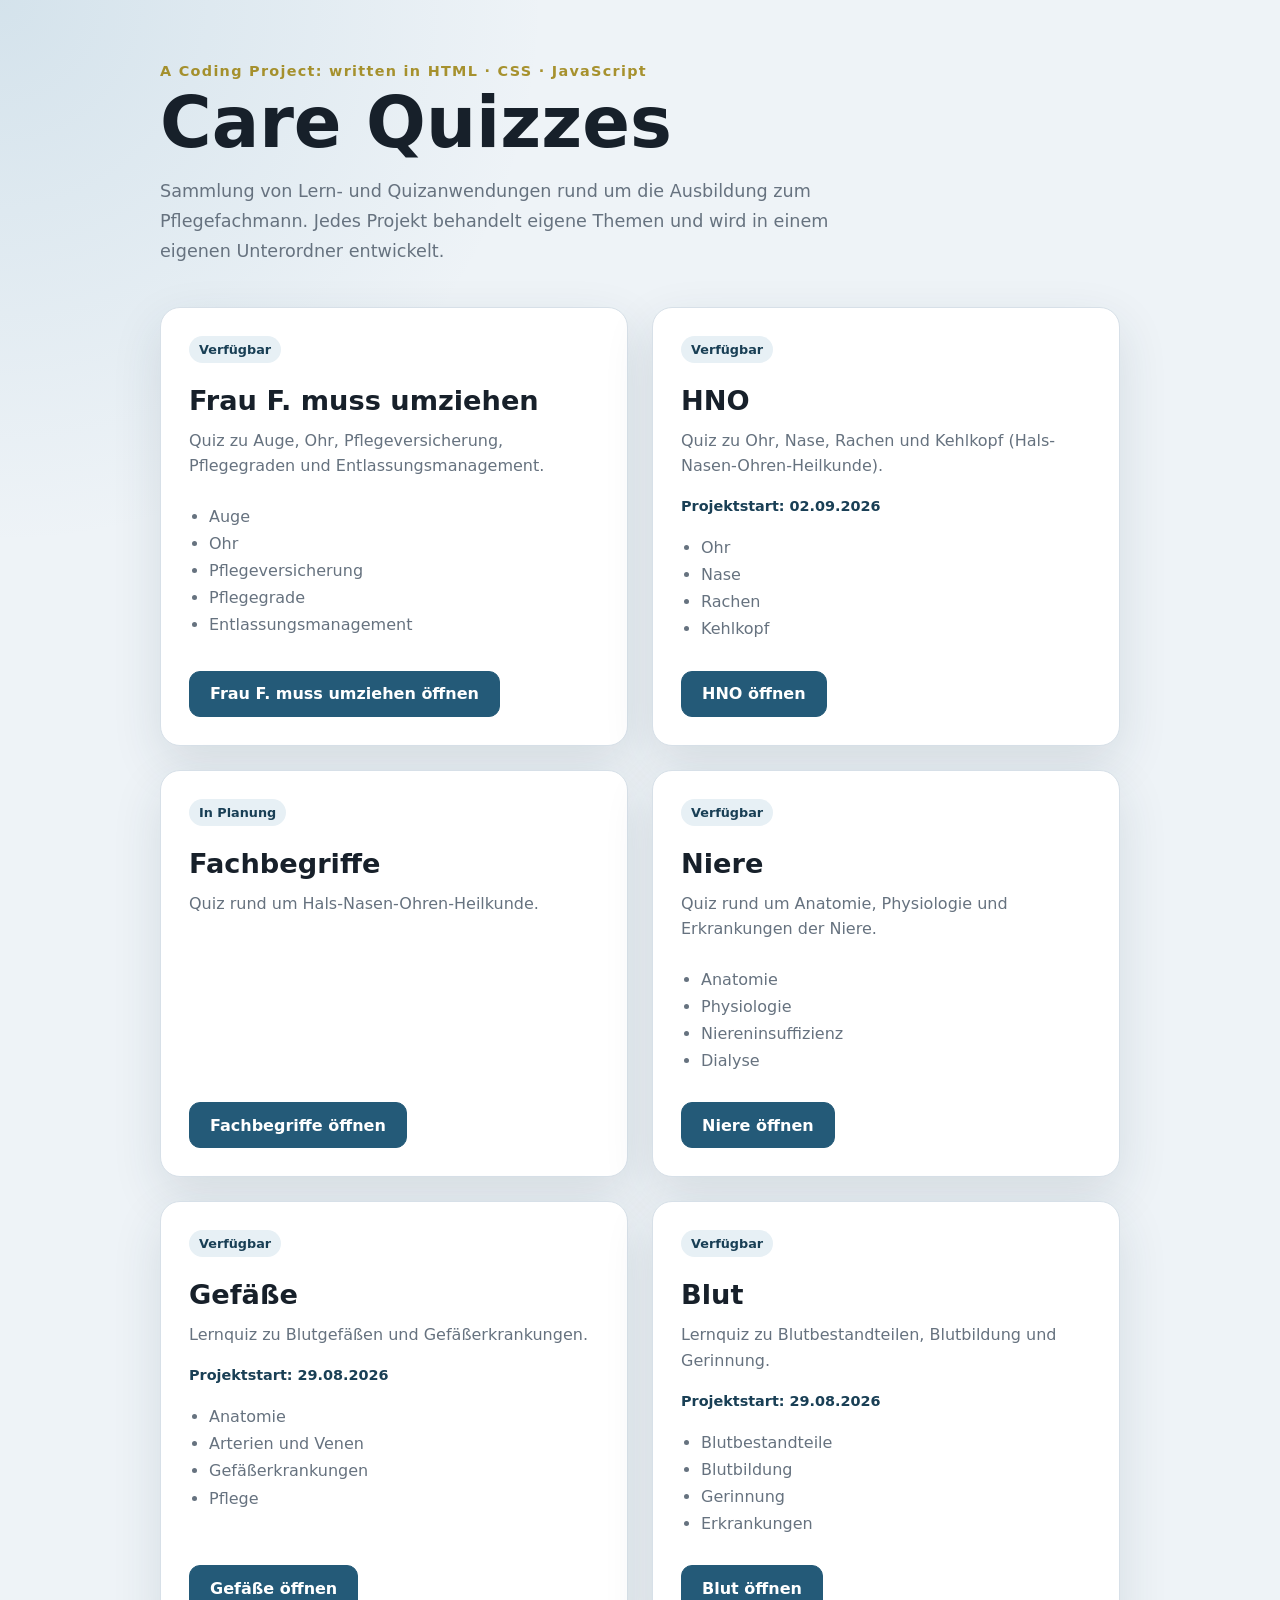
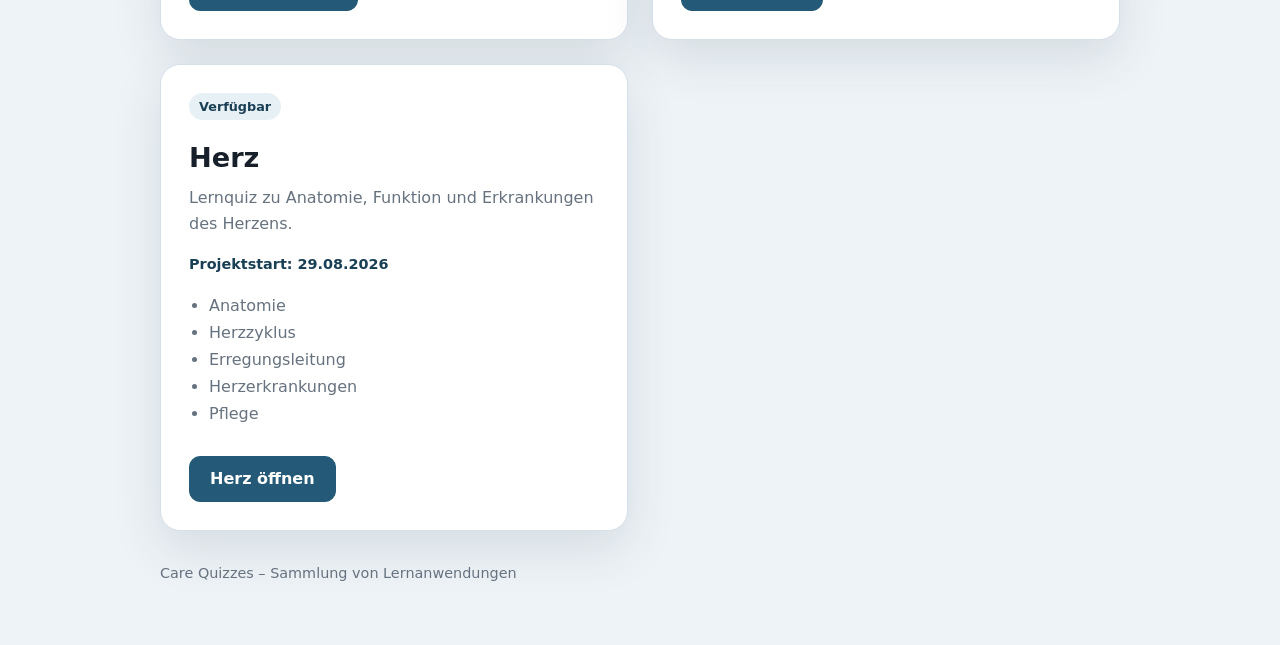
<file: index.html>
<!DOCTYPE html>
<html lang="de">

<head>
    <meta charset="UTF-8">

    <meta name="viewport" content="width=device-width, initial-scale=1.0">

    <meta name="description" content="Übersicht aller Pflege-Lern- und Quizanwendungen.">

    <title>Care Quizzes</title>

    <link rel="stylesheet" href="./css/style.css">
</head>

<body>
    <main class="page">
        <header class="page-header">
            <h1 class="eyebrow">A Coding Project: written in HTML · CSS · JavaScript</h1>
            <p class="eyebrow"></p>

            <h1>Care Quizzes</h1>
            <p class="intro">
                Sammlung von Lern- und Quizanwendungen rund um die Ausbildung
                zum Pflegefachmann. Jedes Projekt behandelt eigene Themen und
                wird in einem eigenen Unterordner entwickelt.
            </p>
        </header>

        <section class="project-grid" id="project-grid" aria-label="Verfügbare Quizprojekte">
            <!-- wird per JavaScript aus js/projects.js befüllt -->
        </section>

        <footer class="page-footer">
            Care Quizzes – Sammlung von Lernanwendungen
        </footer>
    </main>

    <script src="./js/projects.js"></script>
    <script src="./js/app.js"></script>
</body>

</html>
</file>
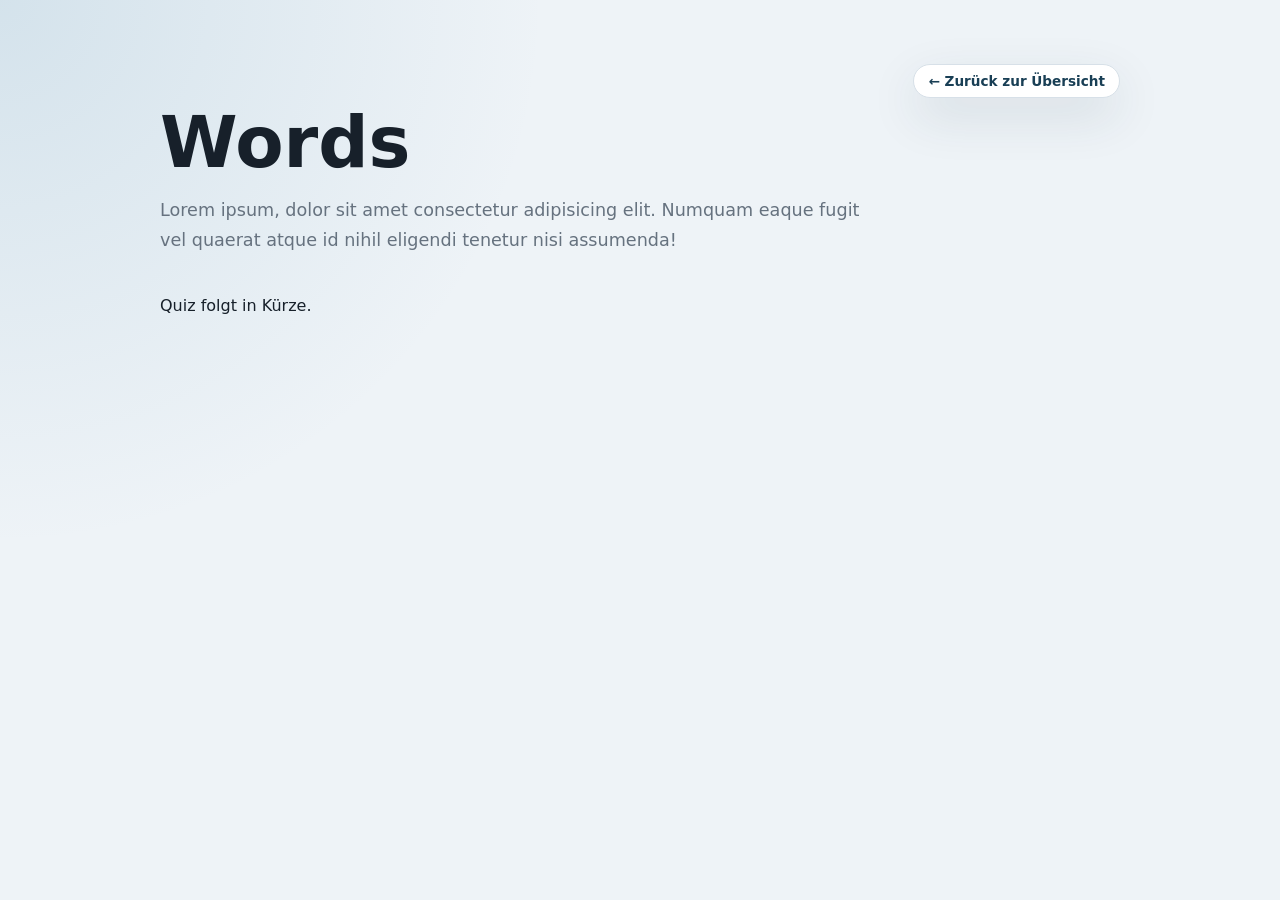
<file: begriffe/index.html>
<!DOCTYPE html>
<html lang="de">

<head>
    <meta charset="UTF-8">

    <meta name="viewport" content="width=device-width, initial-scale=1.0">

    <meta name="description" content="Pflege-Lernquiz zum Thema HNO.">

    <title>HNO-Quiz</title>

    <link rel="stylesheet" href="./css/style.css">
</head>

<body>
    <main class="page">
        <header class="page-header">
            <div class="header-top">
                <a class="back-link" href="../index.html">&larr; Zurück zur Übersicht</a>
            </div>

            <h1>Words</h1>
            <p class="intro">
                Lorem ipsum, dolor sit amet consectetur adipisicing elit. Numquam eaque fugit vel quaerat atque id nihil eligendi tenetur nisi assumenda!
            </p>
        </header>

        <section id="quiz-root" aria-label="Quiz">
            <!-- wird per JavaScript aus js/app.js befüllt -->
        </section>
    </main>

    <script src="./js/app.js"></script>
</body>

</html>
</file>
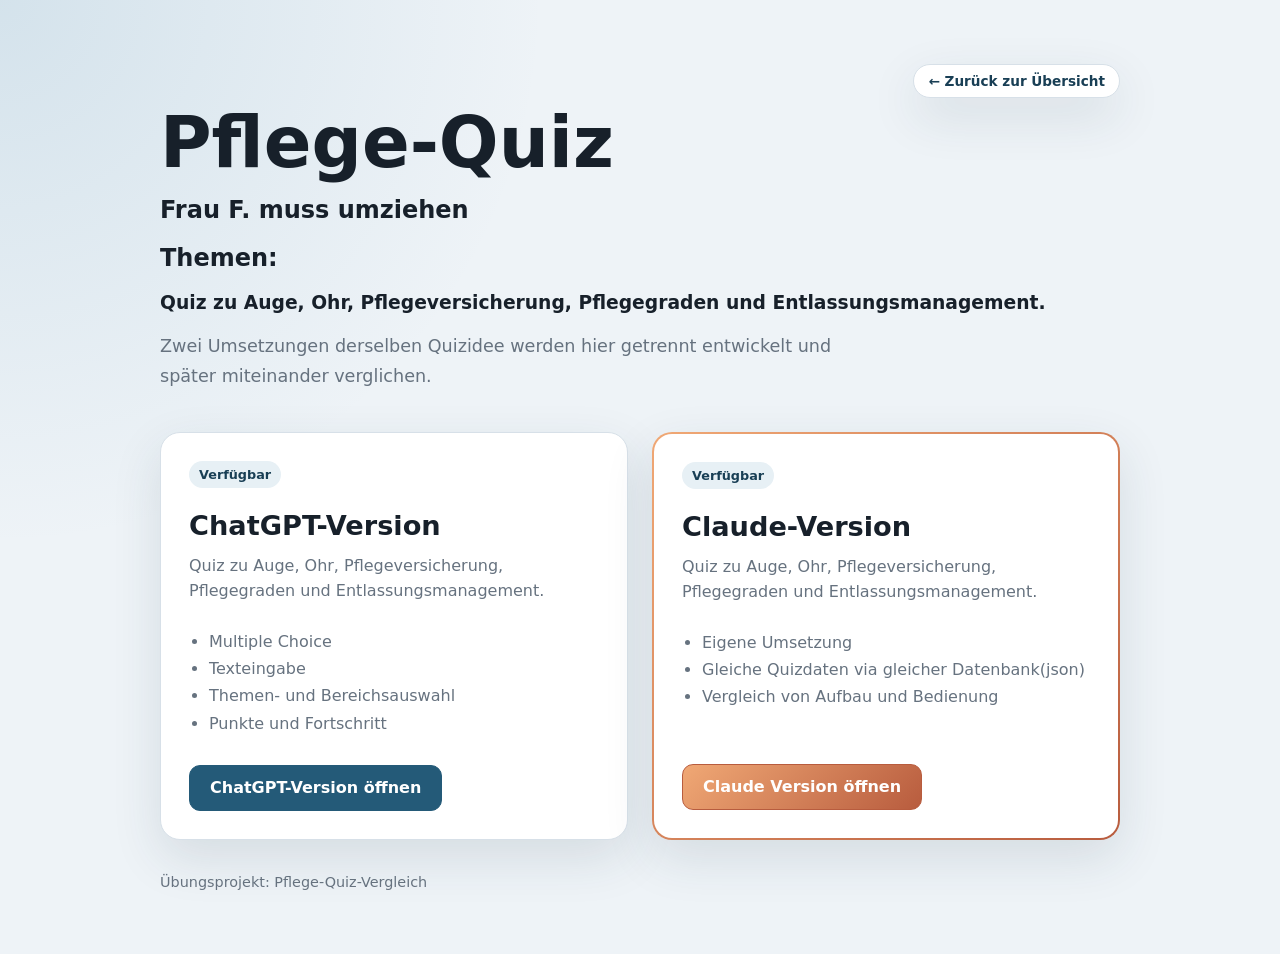
<file: frau-f-muss-umziehen/index.html>
<!DOCTYPE html>
<html lang="de">

<head>
    <meta charset="UTF-8">

    <meta name="viewport" content="width=device-width, initial-scale=1.0">

    <meta name="description" content="Vergleich verschiedener Versionen einer Pflege-Quiz-App.">

    <title>Pflege-Quiz – Versionsvergleich</title>

    <link rel="stylesheet" href="./css/style.css">
</head>

<body>
    <main class="page">
        <header class="page-header">
            <div class="header-top">
                <a class="back-link" href="../index.html">&larr; Zurück zur Übersicht</a>
            </div>

            <h1>Pflege-Quiz</h1>
            <h2>Frau F. muss umziehen</h2>
            <h2>Themen:</h2>
            <h3>Quiz zu Auge, Ohr, Pflegeversicherung, Pflegegraden
            und Entlassungsmanagement.</h3>
            <p class="intro">
                Zwei Umsetzungen derselben Quizidee werden hier getrennt
                entwickelt und später miteinander verglichen.
            </p>
        </header>

        <section class="version-grid" aria-label="Verfügbare Quizversionen">
            <article class="version-card">
                <span class="version-label">Verfügbar</span>

                <h2>ChatGPT-Version</h2>

                <p>
                    Quiz zu Auge, Ohr, Pflegeversicherung, Pflegegraden
                    und Entlassungsmanagement.
                </p>

                <ul>
                    <li>Multiple Choice</li>
                    <li>Texteingabe</li>
                    <li>Themen- und Bereichsauswahl</li>
                    <li>Punkte und Fortschritt</li>
                </ul>

                <div class="card-actions">
                    <a class="button" href="./pflege-lernquiz-chatGPT/index.html">
                        ChatGPT-Version öffnen
                    </a>
                </div>
            </article>

            <article class="version-card version-card--claude">
                <span class="version-label">Verfügbar</span>

                <h2>Claude-Version</h2>

                <p>
                Quiz zu Auge, Ohr, Pflegeversicherung, Pflegegraden
                und Entlassungsmanagement.
                </p>

                <ul>
                    <li>Eigene Umsetzung</li>
                    <li>Gleiche Quizdaten via gleicher Datenbank(json)</li>
                    <li>Vergleich von Aufbau und Bedienung</li>
                </ul>

                <div class="card-actions">
                    <a class="button button--claude" href="./pflege-lernquiz-claude/index.html">
                        Claude Version öffnen
                    </a>
                </div>
            </article>
        </section>

        <footer class="page-footer">
            Übungsprojekt: Pflege-Quiz-Vergleich
        </footer>
    </main>
</body>

</html>
</file>
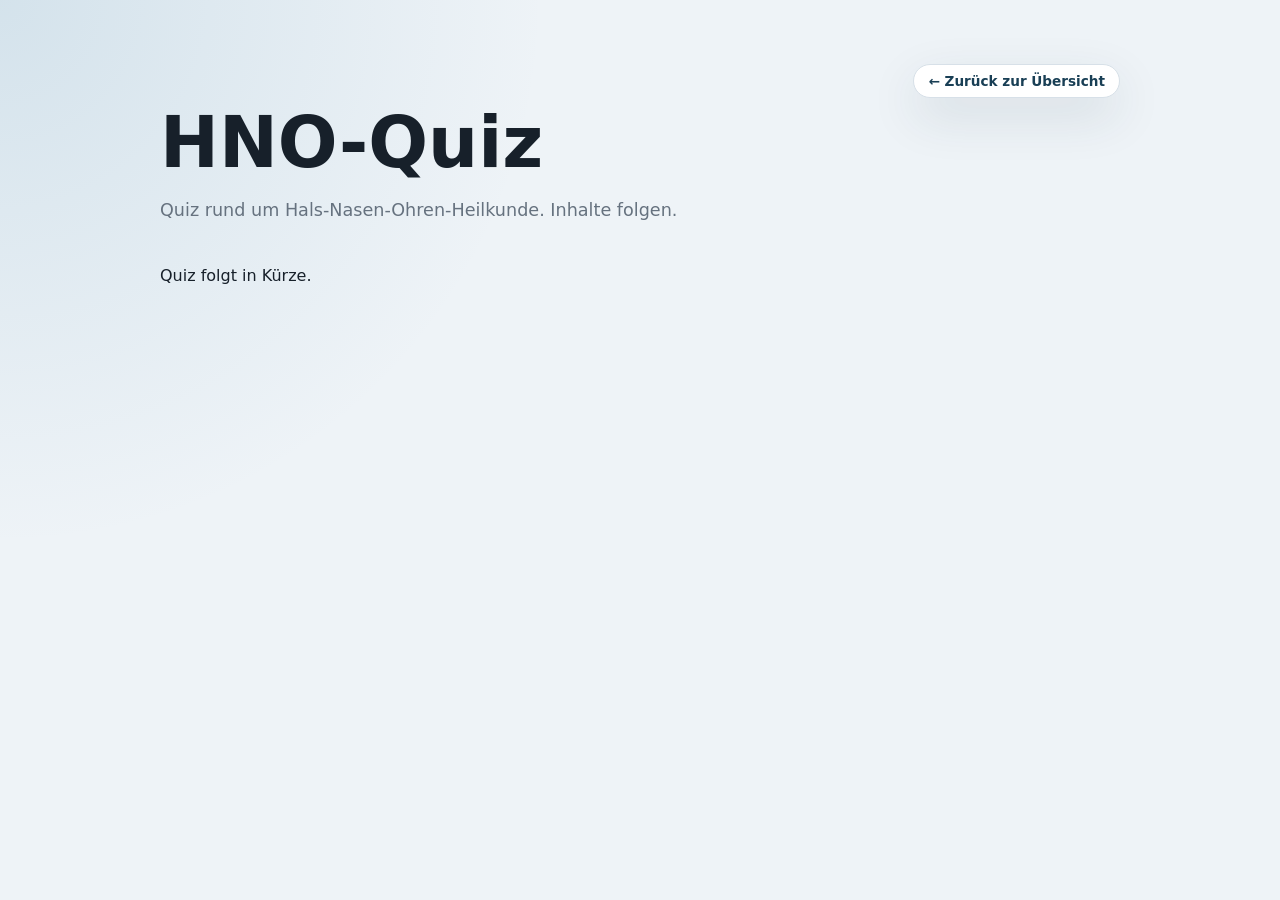
<file: hno/index.html>
<!DOCTYPE html>
<html lang="de">

<head>
    <meta charset="UTF-8">

    <meta name="viewport" content="width=device-width, initial-scale=1.0">

    <meta name="description" content="Pflege-Lernquiz zum Thema HNO.">

    <title>HNO-Quiz</title>

    <link rel="stylesheet" href="./css/style.css">
</head>

<body>
    <main class="page">
        <header class="page-header">
            <div class="header-top">
                <a class="back-link" href="../index.html">&larr; Zurück zur Übersicht</a>
            </div>

            <h1>HNO-Quiz</h1>
            <p class="intro">
                Quiz rund um Hals-Nasen-Ohren-Heilkunde. Inhalte folgen.
            </p>
        </header>

        <section id="quiz-root" aria-label="Quiz">
            <!-- wird per JavaScript aus js/app.js befüllt -->
        </section>
    </main>

    <script src="./js/app.js"></script>
</body>

</html>
</file>
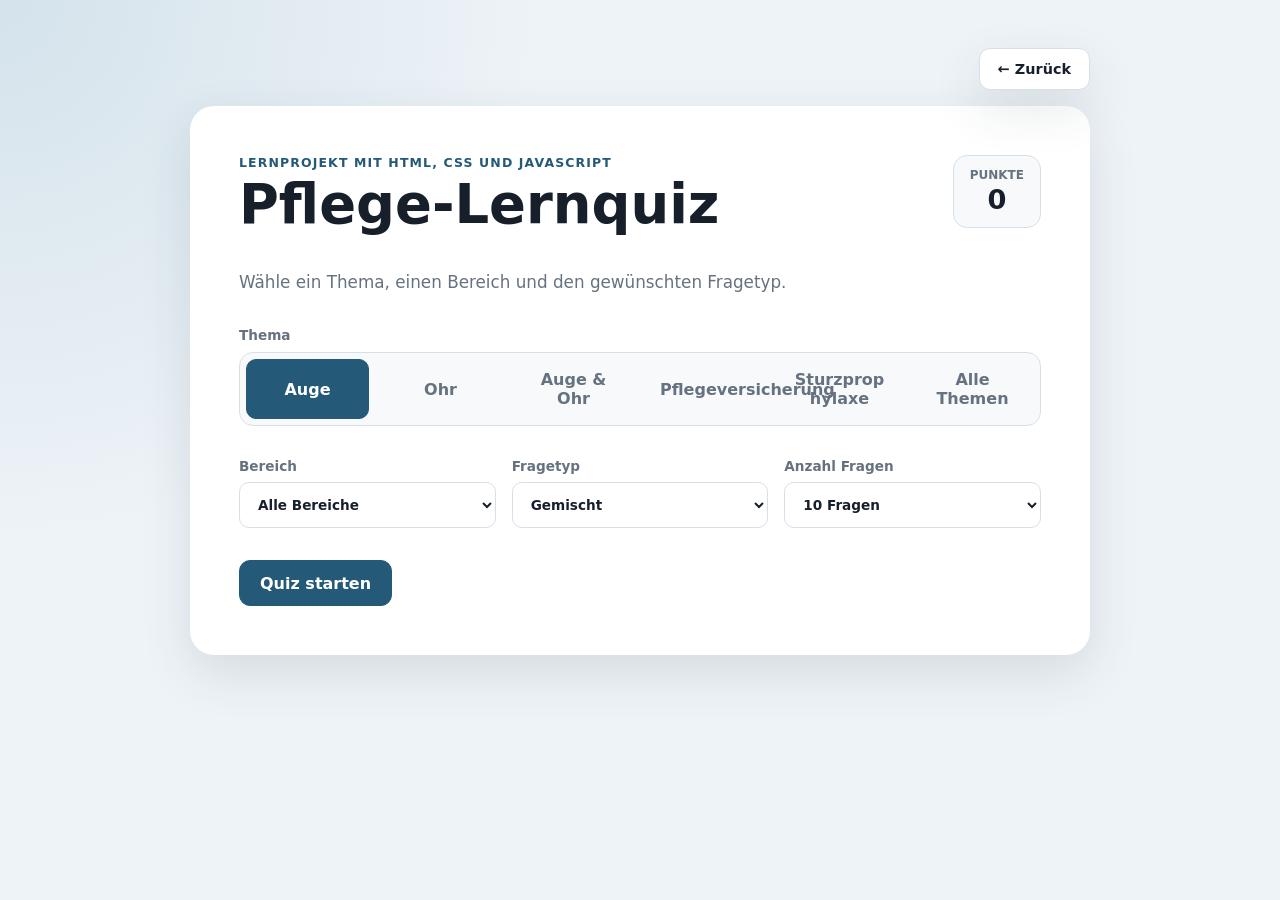
<file: pflege-lernquiz-chatGPT/index.html>
<!DOCTYPE html>
<html lang="de">
<head>
  <meta charset="UTF-8">
  <meta name="viewport" content="width=device-width, initial-scale=1.0">
  <meta
    name="description"
    content="Lernquiz zu Auge, Ohr, Pflegeversicherung, Sturzprophylaxe und dem Umgang mit Seh- oder Hörbeeinträchtigungen."
  >
  <title>Pflege-Lernquiz</title>
  <link rel="stylesheet" href="./css/style.css">
</head>
<body>
  <main class="app-shell">
    <div class="page-toolbar">
      <a class="back-button" href="../index.html">← Zurück</a>
    </div>

    <section class="quiz-card" aria-labelledby="app-title">
      <header class="app-header">
        <div>
          <p class="eyebrow">Lernprojekt mit HTML, CSS und JavaScript</p>
          <h1 id="app-title">Pflege-Lernquiz</h1>
        </div>

        <div class="score-box" aria-live="polite">
          <span>Punkte</span>
          <strong id="score">0</strong>
        </div>
      </header>

      <section id="start-screen">
        <p class="intro">
          Wähle ein Thema, einen Bereich und den gewünschten Fragetyp.
        </p>

        <div class="topic-field">
          <span class="field-label">Thema</span>

          <div class="topic-buttons" role="group" aria-label="Thema auswählen">
            <button
              class="topic-button is-active"
              type="button"
              data-topic="auge"
              aria-pressed="true"
            >
              Auge
            </button>

            <button
              class="topic-button"
              type="button"
              data-topic="ohr"
              aria-pressed="false"
            >
              Ohr
            </button>

            <button
              class="topic-button"
              type="button"
              data-topic="sinnesorgane"
              aria-pressed="false"
            >
              Auge &amp; Ohr
            </button>

            <button
              class="topic-button"
              type="button"
              data-topic="pflege"
              aria-pressed="false"
            >
              Pflegeversicherung
            </button>

            <button
              class="topic-button topic-button--sturz"
              type="button"
              data-topic="sturz"
              aria-pressed="false"
            >
              Sturzprophylaxe
            </button>

            <button
              class="topic-button"
              type="button"
              data-topic="alle"
              aria-pressed="false"
            >
              Alle Themen
            </button>
          </div>
        </div>

        <div class="settings-grid">
          <label>
            Bereich
            <select id="category-select">
              <option value="alle">Alle Bereiche</option>
              <option value="anatomie">Anatomie</option>
              <option value="erkrankung">Erkrankungen</option>
            </select>
          </label>

          <label>
            Fragetyp
            <select id="mode-select">
              <option value="gemischt">Gemischt</option>
              <option value="multiple-choice">Multiple Choice</option>
              <option value="text">Texteingabe</option>
            </select>
          </label>

          <label>
            Anzahl Fragen
            <select id="amount-select">
              <option value="5">5 Fragen</option>
              <option value="10" selected>10 Fragen</option>
              <option value="15">15 Fragen</option>
              <option value="20">20 Fragen</option>
            </select>
          </label>
        </div>

        <button class="primary-button" id="start-button" type="button" disabled>
          Daten werden geladen …
        </button>
      </section>

      <section id="quiz-screen" hidden>
        <div class="quiz-meta">
          <span id="category-label" class="category-badge"></span>
          <span id="progress">Frage 1 von 10</span>
        </div>

        <div class="progress-track" aria-hidden="true">
          <div id="progress-bar" class="progress-bar"></div>
        </div>

        <p id="question-type" class="question-type"></p>
        <h2 id="question"></h2>

        <div id="answer-area" class="answer-area"></div>

        <div id="feedback" class="feedback" aria-live="polite"></div>

        <div class="button-row">
          <button class="secondary-button" id="quit-button" type="button">
            Beenden
          </button>

          <button class="primary-button" id="check-button" type="button">
            Antwort prüfen
          </button>

          <button class="primary-button" id="next-button" type="button" hidden>
            Nächste Frage
          </button>
        </div>
      </section>

      <section id="result-screen" hidden>
        <p class="eyebrow">Ergebnis</p>
        <h2>Quiz beendet</h2>
        <p id="result-text" class="result-text"></p>

        <button class="primary-button" id="restart-button" type="button">
          Neues Quiz
        </button>
      </section>
    </section>
  </main>

  <script src="./js/app.js"></script>
</body>
</html>
</file>
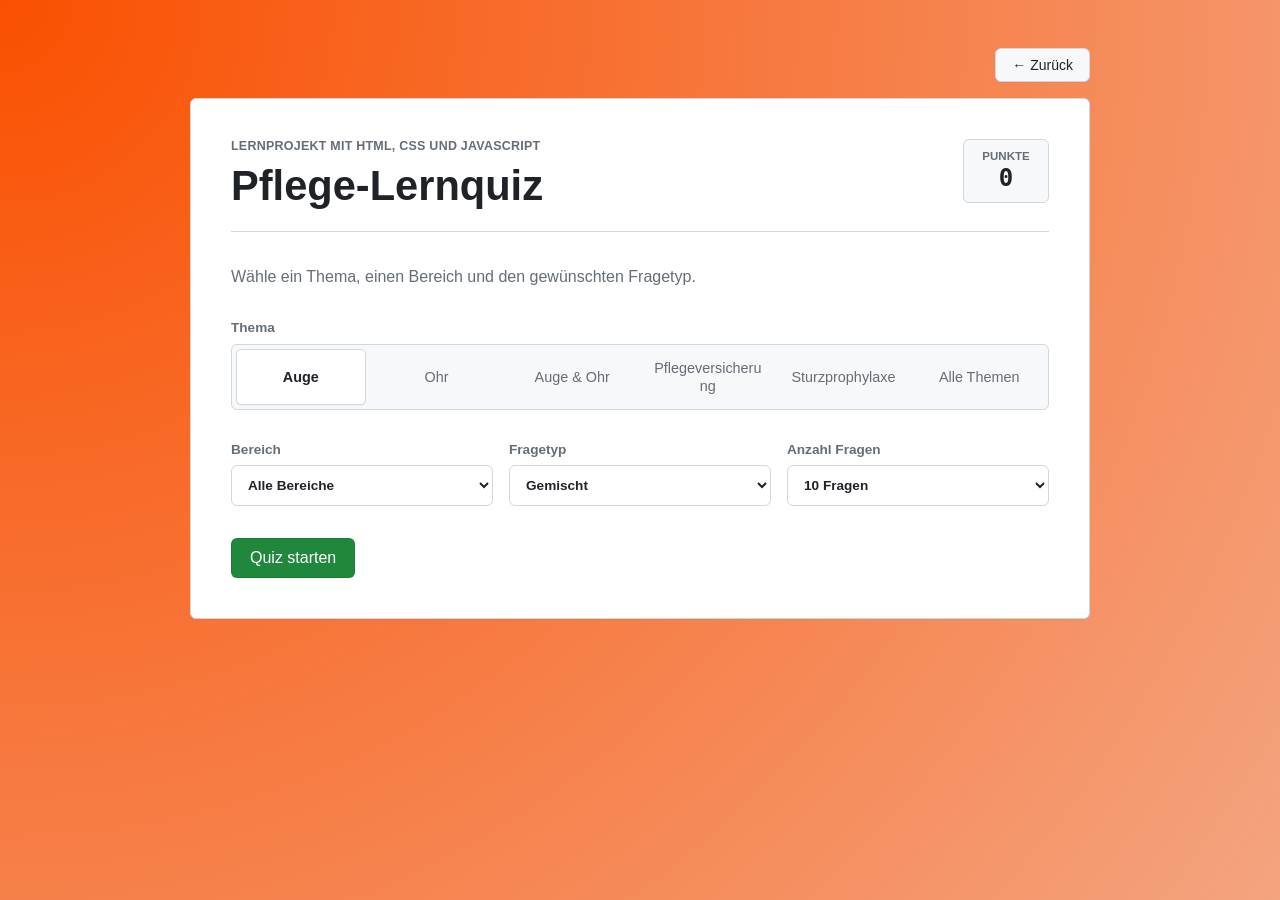
<file: pflege-lernquiz-claude/index.html>
<!DOCTYPE html>
<html lang="de">
<head>
  <meta charset="UTF-8">
  <meta name="viewport" content="width=device-width, initial-scale=1.0">
  <meta
    name="description"
    content="Lernquiz zu Auge, Ohr, Pflegeversicherung, Pflegegraden und Entlassungsmanagement."
  >
  <title>Pflege-Lernquiz</title>
  <link rel="stylesheet" href="./css/style.css">
</head>
<body>
  <main class="app-shell">
    <div class="page-toolbar">
      <a class="back-button" href="../index.html">← Zurück</a>
    </div>

    <section class="quiz-card" aria-labelledby="app-title">
      <header class="app-header">
        <div>
          <p class="eyebrow">Lernprojekt mit HTML, CSS und JavaScript</p>
          <h1 id="app-title">Pflege-Lernquiz</h1>
        </div>

        <div class="score-box" aria-live="polite">
          <span>Punkte</span>
          <strong id="score">0</strong>
        </div>
      </header>

      <section id="start-screen">
        <p class="intro">
          Wähle ein Thema, einen Bereich und den gewünschten Fragetyp.
        </p>

        <div class="topic-field">
          <span class="field-label">Thema</span>

          <div class="topic-buttons" role="group" aria-label="Thema auswählen">
            <button
              class="topic-button is-active"
              type="button"
              data-topic="auge"
              aria-pressed="true"
            >
              Auge
            </button>

            <button
              class="topic-button"
              type="button"
              data-topic="ohr"
              aria-pressed="false"
            >
              Ohr
            </button>

            <button
              class="topic-button"
              type="button"
              data-topic="sinnesorgane"
              aria-pressed="false"
            >
              Auge &amp; Ohr
            </button>

            <button
              class="topic-button"
              type="button"
              data-topic="pflege"
              aria-pressed="false"
            >
              Pflegeversicherung
            </button>

            <button
              class="topic-button"
              type="button"
              data-topic="sturz"
              aria-pressed="false"
            >
              Sturzprophylaxe
            </button>

            <button
              class="topic-button"
              type="button"
              data-topic="alle"
              aria-pressed="false"
            >
              Alle Themen
            </button>
          </div>
        </div>

        <div class="settings-grid">
          <label>
            Bereich
            <select id="category-select">
              <option value="alle">Alle Bereiche</option>
              <option value="anatomie">Anatomie</option>
              <option value="erkrankung">Erkrankungen</option>
            </select>
          </label>

          <label>
            Fragetyp
            <select id="mode-select">
              <option value="gemischt">Gemischt</option>
              <option value="multiple-choice">Multiple Choice</option>
              <option value="text">Texteingabe</option>
            </select>
          </label>

          <label>
            Anzahl Fragen
            <select id="amount-select">
              <option value="5">5 Fragen</option>
              <option value="10" selected>10 Fragen</option>
              <option value="15">15 Fragen</option>
              <option value="20">20 Fragen</option>
            </select>
          </label>
        </div>

        <button class="primary-button" id="start-button" type="button" disabled>
          Daten werden geladen …
        </button>
      </section>

      <section id="quiz-screen" hidden>
        <div class="quiz-meta">
          <span id="category-label" class="category-badge"></span>
          <span id="progress">Frage 1 von 10</span>
        </div>

        <div class="progress-track" aria-hidden="true">
          <div id="progress-bar" class="progress-bar"></div>
        </div>

        <p id="question-type" class="question-type"></p>
        <h2 id="question"></h2>

        <div id="answer-area" class="answer-area"></div>

        <div id="feedback" class="feedback" aria-live="polite"></div>

        <div class="button-row">
          <button class="secondary-button" id="quit-button" type="button">
            Beenden
          </button>

          <button class="primary-button" id="check-button" type="button">
            Antwort prüfen
          </button>

          <button class="primary-button" id="next-button" type="button" hidden>
            Nächste Frage
          </button>
        </div>
      </section>

      <section id="result-screen" hidden>
        <p class="eyebrow">Ergebnis</p>
        <h2>Quiz beendet</h2>
        <p id="result-text" class="result-text"></p>

        <h3 class="review-title">Deine Antworten im Überblick</h3>
        <ul id="review-list" class="review-list"></ul>

        <button class="primary-button" id="restart-button" type="button">
          Neues Quiz
        </button>
      </section>
    </section>
  </main>

  <script src="./js/app.js"></script>
</body>
</html>
</file>
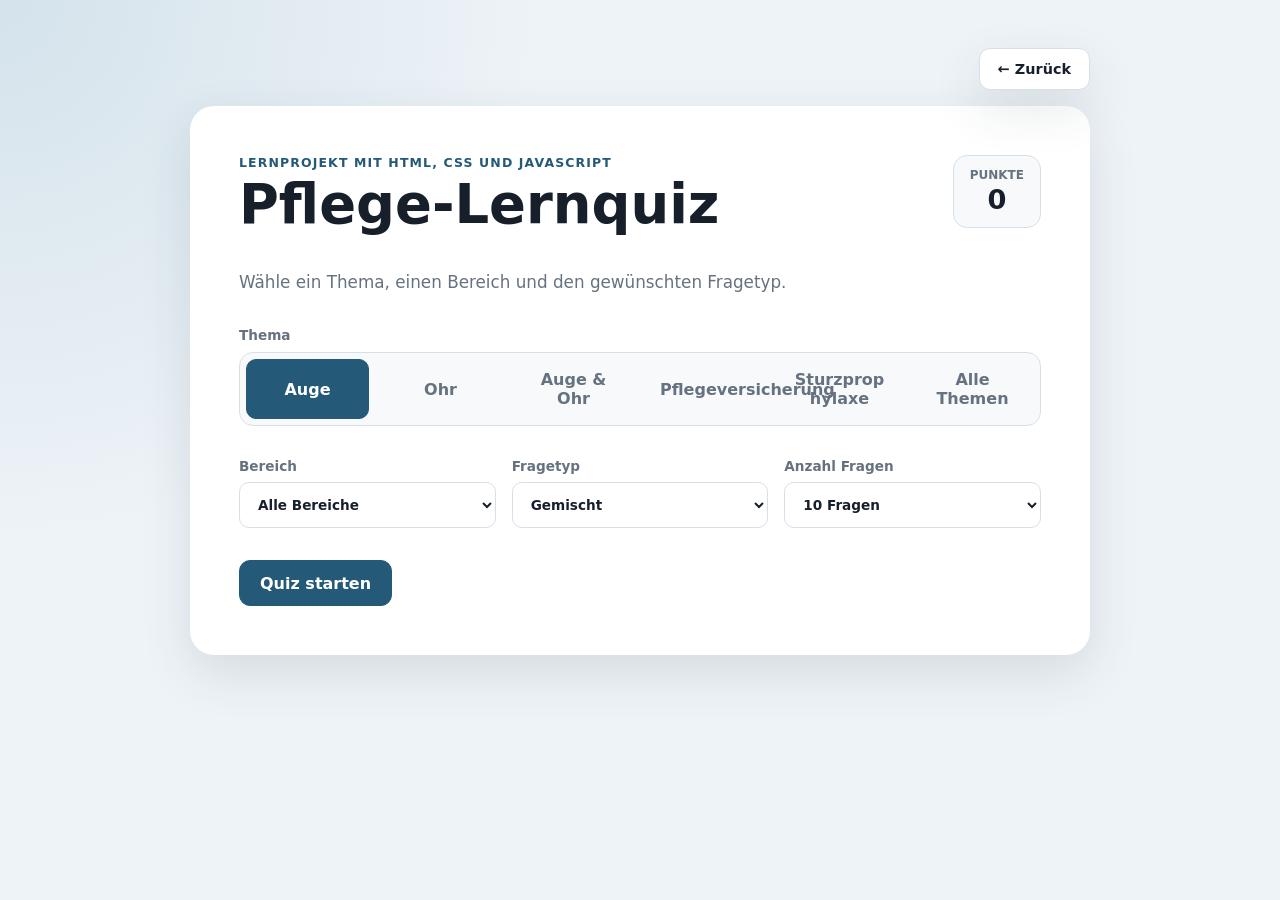
<file: frau-f-muss-umziehen/pflege-lernquiz-chatGPT/index.html>
<!DOCTYPE html>
<html lang="de">
<head>
  <meta charset="UTF-8">
  <meta name="viewport" content="width=device-width, initial-scale=1.0">
  <meta
    name="description"
    content="Lernquiz zu Auge, Ohr, Pflegeversicherung, Sturzprophylaxe und dem Umgang mit Seh- oder Hörbeeinträchtigungen."
  >
  <title>Pflege-Lernquiz</title>
  <link rel="stylesheet" href="./css/style.css">
</head>
<body>
  <main class="app-shell">
    <div class="page-toolbar">
      <a class="back-button" href="../index.html">← Zurück</a>
    </div>

    <section class="quiz-card" aria-labelledby="app-title">
      <header class="app-header">
        <div>
          <p class="eyebrow">Lernprojekt mit HTML, CSS und JavaScript</p>
          <h1 id="app-title">Pflege-Lernquiz</h1>
        </div>

        <div class="score-box" aria-live="polite">
          <span>Punkte</span>
          <strong id="score">0</strong>
        </div>
      </header>

      <section id="start-screen">
        <p class="intro">
          Wähle ein Thema, einen Bereich und den gewünschten Fragetyp.
        </p>

        <div class="topic-field">
          <span class="field-label">Thema</span>

          <div class="topic-buttons" role="group" aria-label="Thema auswählen">
            <button
              class="topic-button is-active"
              type="button"
              data-topic="auge"
              aria-pressed="true"
            >
              Auge
            </button>

            <button
              class="topic-button"
              type="button"
              data-topic="ohr"
              aria-pressed="false"
            >
              Ohr
            </button>

            <button
              class="topic-button"
              type="button"
              data-topic="sinnesorgane"
              aria-pressed="false"
            >
              Auge &amp; Ohr
            </button>

            <button
              class="topic-button"
              type="button"
              data-topic="pflege"
              aria-pressed="false"
            >
              Pflegeversicherung
            </button>

            <button
              class="topic-button topic-button--sturz"
              type="button"
              data-topic="sturz"
              aria-pressed="false"
            >
              Sturzprophylaxe
            </button>

            <button
              class="topic-button"
              type="button"
              data-topic="alle"
              aria-pressed="false"
            >
              Alle Themen
            </button>
          </div>
        </div>

        <div class="settings-grid">
          <label>
            Bereich
            <select id="category-select">
              <option value="alle">Alle Bereiche</option>
              <option value="anatomie">Anatomie</option>
              <option value="erkrankung">Erkrankungen</option>
            </select>
          </label>

          <label>
            Fragetyp
            <select id="mode-select">
              <option value="gemischt">Gemischt</option>
              <option value="multiple-choice">Multiple Choice</option>
              <option value="text">Texteingabe</option>
            </select>
          </label>

          <label>
            Anzahl Fragen
            <select id="amount-select">
              <option value="5">5 Fragen</option>
              <option value="10" selected>10 Fragen</option>
              <option value="15">15 Fragen</option>
              <option value="20">20 Fragen</option>
            </select>
          </label>
        </div>

        <button class="primary-button" id="start-button" type="button" disabled>
          Daten werden geladen …
        </button>
      </section>

      <section id="quiz-screen" hidden>
        <div class="quiz-meta">
          <span id="category-label" class="category-badge"></span>
          <span id="progress">Frage 1 von 10</span>
        </div>

        <div class="progress-track" aria-hidden="true">
          <div id="progress-bar" class="progress-bar"></div>
        </div>

        <p id="question-type" class="question-type"></p>
        <h2 id="question"></h2>

        <div id="answer-area" class="answer-area"></div>

        <div id="feedback" class="feedback" aria-live="polite"></div>

        <div class="button-row">
          <button class="secondary-button" id="quit-button" type="button">
            Beenden
          </button>

          <button class="primary-button" id="check-button" type="button">
            Antwort prüfen
          </button>

          <button class="primary-button" id="next-button" type="button" hidden>
            Nächste Frage
          </button>
        </div>
      </section>

      <section id="result-screen" hidden>
        <p class="eyebrow">Ergebnis</p>
        <h2>Quiz beendet</h2>
        <p id="result-text" class="result-text"></p>

        <button class="primary-button" id="restart-button" type="button">
          Neues Quiz
        </button>
      </section>
    </section>
  </main>

  <script type="module" src="./js/app.js"></script>
</body>
</html>
</file>
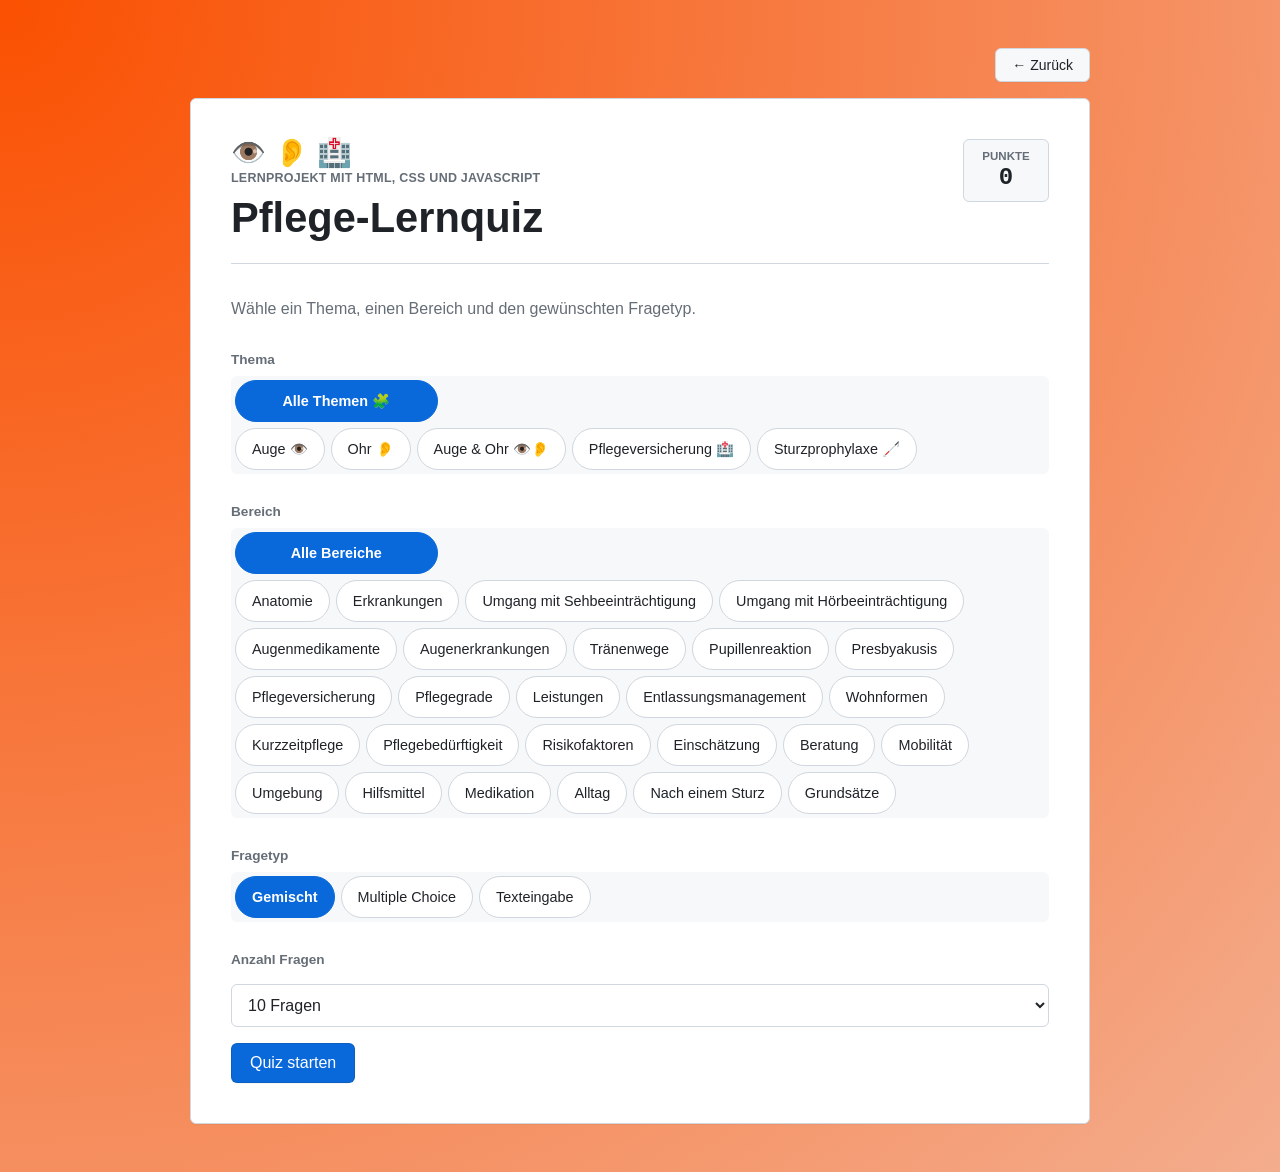
<file: frau-f-muss-umziehen/pflege-lernquiz-claude/index.html>
<!DOCTYPE html>
<html lang="de">
<head>
  <meta charset="UTF-8">
  <meta name="viewport" content="width=device-width, initial-scale=1.0">
  <meta
    name="description"
    content="Lernquiz zu Auge, Ohr, Pflegeversicherung, Pflegegraden und Entlassungsmanagement."
  >
  <title>Pflege-Lernquiz</title>
  <link rel="stylesheet" href="./css/style.css">
</head>
<body>
  <main class="app-shell">
    <div class="page-toolbar">
      <a class="back-button" href="../index.html">← Zurück</a>
    </div>

    <section class="quiz-card" aria-labelledby="app-title">
      <header class="app-header">
        <div>
          <p class="app-icons">👁️ 👂 🏥</p>
          <p class="eyebrow">Lernprojekt mit HTML, CSS und JavaScript</p>
          <h1 id="app-title">Pflege-Lernquiz</h1>
        </div>

        <div class="score-box" aria-live="polite">
          <span>Punkte</span>
          <strong id="score">0</strong>
        </div>
      </header>

      <section id="start-screen">
        <p class="intro">
          Wähle ein Thema, einen Bereich und den gewünschten Fragetyp.
        </p>

        <div class="topic-field">
          <span class="field-label">Thema</span>

          <div id="topic-buttons" class="topic-buttons" role="group" aria-label="Thema auswählen">
            <button
              class="topic-button topic-button--alle is-active"
              type="button"
              data-topic="alle"
              aria-pressed="true"
            >
              Alle Themen 🧩
            </button>

            <div class="topic-buttons-row">
              <button
                class="topic-button"
                type="button"
                data-topic="auge"
                aria-pressed="false"
              >
                Auge 👁️
              </button>

              <button
                class="topic-button"
                type="button"
                data-topic="ohr"
                aria-pressed="false"
              >
                Ohr 👂
              </button>

              <button
                class="topic-button"
                type="button"
                data-topic="sinnesorgane"
                aria-pressed="false"
              >
                Auge &amp; Ohr 👁️👂
              </button>

              <button
                class="topic-button"
                type="button"
                data-topic="pflege"
                aria-pressed="false"
              >
                Pflegeversicherung 🏥
              </button>

              <button
                class="topic-button"
                type="button"
                data-topic="sturz"
                aria-pressed="false"
              >
                Sturzprophylaxe 🦯
              </button>
            </div>
          </div>
        </div>

        <div class="topic-field">
          <span class="field-label">Bereich</span>
          <div id="category-buttons" class="topic-buttons" role="group" aria-label="Bereich auswählen"></div>
        </div>

        <div class="topic-field">
          <span class="field-label">Fragetyp</span>
          <div id="mode-buttons" class="topic-buttons" role="group" aria-label="Fragetyp auswählen">
            <button
              class="topic-button is-active"
              type="button"
              data-mode="gemischt"
              aria-pressed="true"
            >
              Gemischt
            </button>

            <button
              class="topic-button"
              type="button"
              data-mode="multiple-choice"
              aria-pressed="false"
            >
              Multiple Choice
            </button>

            <button
              class="topic-button"
              type="button"
              data-mode="text"
              aria-pressed="false"
            >
              Texteingabe
            </button>
          </div>
        </div>

        <div class="topic-field">
          <label for="amount-select" class="field-label">Anzahl Fragen</label>
          <select id="amount-select">
            <option value="5">5 Fragen</option>
            <option value="10" selected>10 Fragen</option>
            <option value="15">15 Fragen</option>
            <option value="20">20 Fragen</option>
          </select>
        </div>

        <button class="primary-button" id="start-button" type="button" disabled>
          Daten werden geladen …
        </button>
      </section>

      <section id="quiz-screen" hidden>
        <div class="quiz-meta">
          <span id="category-label" class="category-badge"></span>
          <span id="progress">Frage 1 von 10</span>
        </div>

        <div class="progress-track" aria-hidden="true">
          <div id="progress-bar" class="progress-bar"></div>
        </div>

        <div class="question-box">
          <p id="question-type" class="question-type"></p>
          <h2 id="question"></h2>
        </div>

        <div id="answer-area" class="answer-area"></div>

        <div id="feedback" class="feedback" aria-live="polite"></div>

        <div class="button-row">
          <button class="secondary-button" id="quit-button" type="button">
            Beenden
          </button>

          <button class="primary-button" id="check-button" type="button">
            Antwort prüfen
          </button>

          <button class="primary-button" id="next-button" type="button" hidden>
            Nächste Frage
          </button>
        </div>
      </section>

      <section id="result-screen" hidden>
        <p class="eyebrow">Ergebnis</p>
        <h2>Quiz beendet</h2>
        <p id="result-text" class="result-text"></p>

        <h3 class="review-title">Deine Antworten im Überblick</h3>
        <ul id="review-list" class="review-list"></ul>

        <button class="primary-button" id="restart-button" type="button">
          Neues Quiz
        </button>
      </section>
    </section>
  </main>

  <script src="./js/app.js"></script>
</body>
</html>
</file>
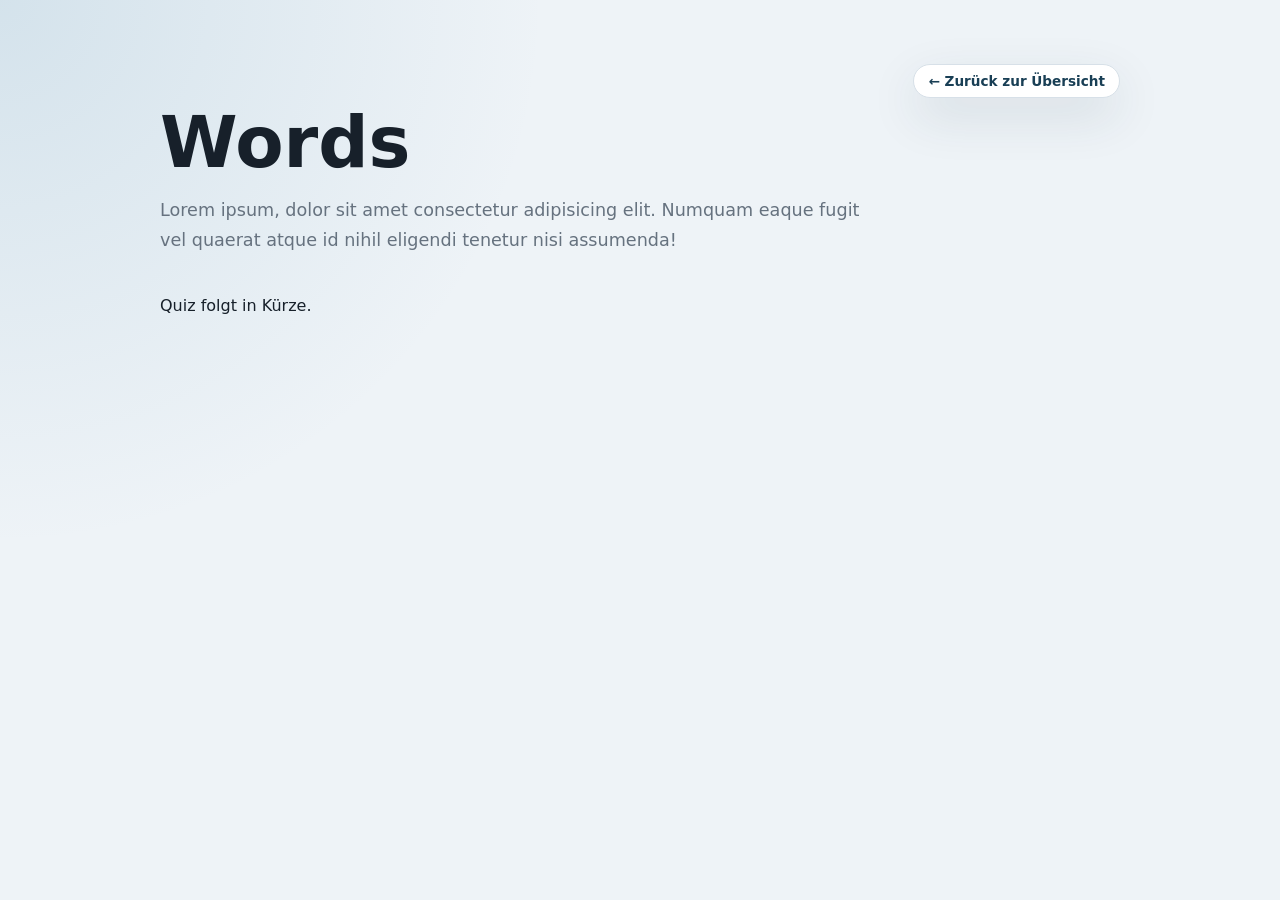
<file: quizzes/begriffe/index.html>
<!DOCTYPE html>
<html lang="de">

<head>
    <meta charset="UTF-8">

    <meta name="viewport" content="width=device-width, initial-scale=1.0">

    <meta name="description" content="Pflege-Lernquiz zum Thema HNO.">

    <title>HNO-Quiz</title>

    <link rel="stylesheet" href="./css/style.css">
</head>

<body>
    <main class="page">
        <header class="page-header">
            <div class="header-top">
                <a class="back-link" href="../../index.html">&larr; Zurück zur Übersicht</a>
            </div>

            <h1>Words</h1>
            <p class="intro">
                Lorem ipsum, dolor sit amet consectetur adipisicing elit. Numquam eaque fugit vel quaerat atque id nihil eligendi tenetur nisi assumenda!
            </p>
        </header>

        <section id="quiz-root" aria-label="Quiz">
            <!-- wird per JavaScript aus js/app.js befüllt -->
        </section>
    </main>

    <script src="./js/app.js"></script>
</body>

</html>
</file>
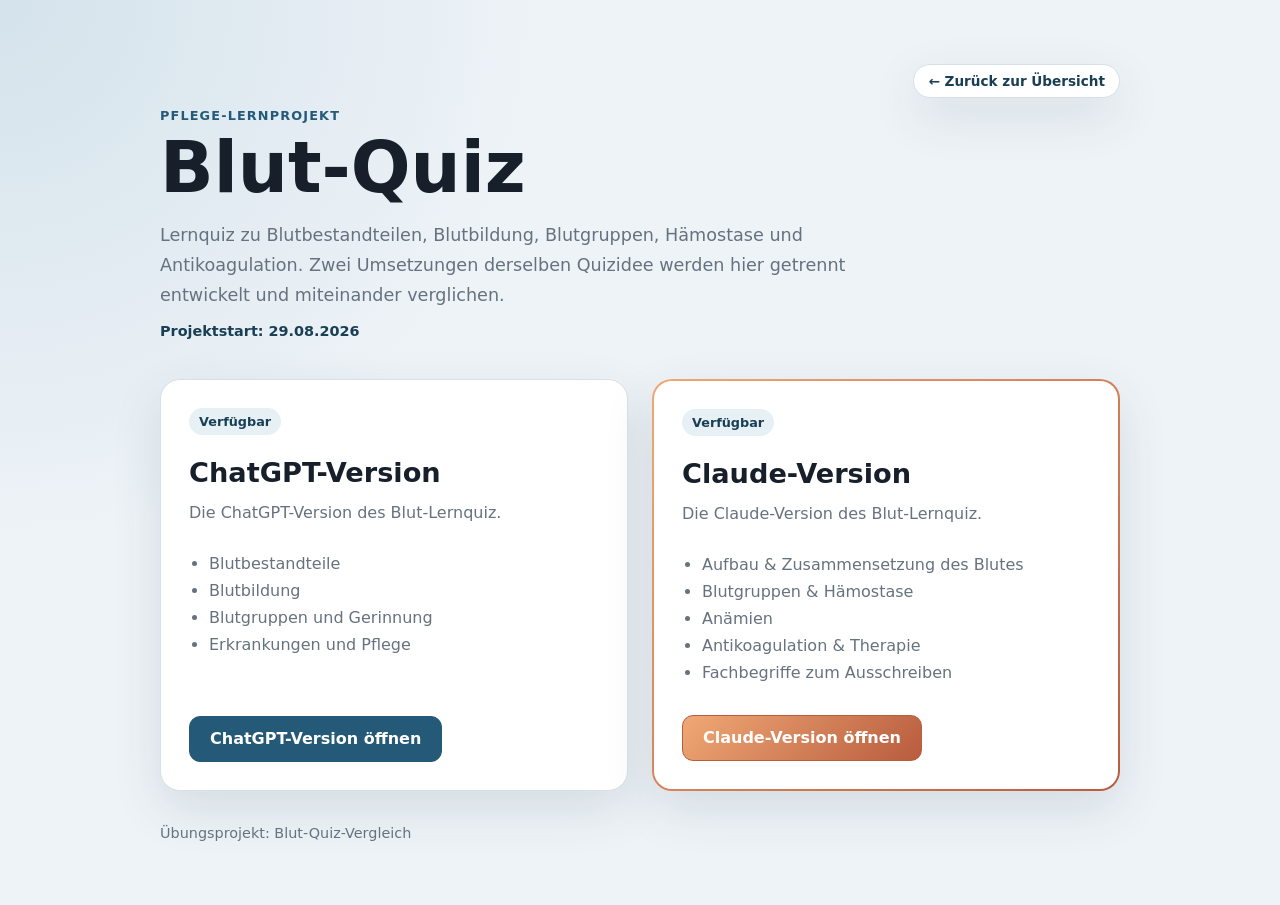
<file: quizzes/blut/index.html>
<!DOCTYPE html>
<html lang="de">
<head>
    <meta charset="UTF-8">

    <meta name="viewport" content="width=device-width, initial-scale=1.0">

    <meta name="description" content="Vergleich verschiedener Versionen des Blut-Lernquiz.">

    <title>Blut-Quiz – Versionsvergleich</title>

    <link rel="stylesheet" href="./css/style.css">
</head>

<body>
    <main class="page">
        <header class="page-header">
            <div class="header-top">
                <a class="back-link" href="../../index.html">&larr; Zurück zur Übersicht</a>
            </div>

            <p class="eyebrow">Pflege-Lernprojekt</p>

            <h1>Blut-Quiz</h1>
            <p class="intro">
                Lernquiz zu Blutbestandteilen, Blutbildung, Blutgruppen,
                Hämostase und Antikoagulation. Zwei Umsetzungen derselben
                Quizidee werden hier getrennt entwickelt und miteinander
                verglichen.
            </p>
            <p class="project-date">Projektstart: 29.08.2026</p>
        </header>

        <section class="version-grid" aria-label="Verfügbare Quizversionen">
            <article class="version-card">
                <span class="version-label">Verfügbar</span>

                <h2>ChatGPT-Version</h2>

                <p>
                    Die ChatGPT-Version des Blut-Lernquiz.
                </p>

                <ul>
                    <li>Blutbestandteile</li>
                    <li>Blutbildung</li>
                    <li>Blutgruppen und Gerinnung</li>
                    <li>Erkrankungen und Pflege</li>
                </ul>

                <div class="card-actions">
                    <a class="button" href="./blut-lernquiz-chatGPT/index.html">
                        ChatGPT-Version öffnen
                    </a>
                </div>
            </article>

            <article class="version-card version-card--claude">
                <span class="version-label">Verfügbar</span>

                <h2>Claude-Version</h2>

                <p>
                    Die Claude-Version des Blut-Lernquiz.
                </p>

                <ul>
                    <li>Aufbau & Zusammensetzung des Blutes</li>
                    <li>Blutgruppen & Hämostase</li>
                    <li>Anämien</li>
                    <li>Antikoagulation & Therapie</li>
                    <li>Fachbegriffe zum Ausschreiben</li>
                </ul>

                <div class="card-actions">
                    <a class="button button--claude" href="./blut-lernquiz-claude/index.html">
                        Claude-Version öffnen
                    </a>
                </div>
            </article>
        </section>

        <footer class="page-footer">
            Übungsprojekt: Blut-Quiz-Vergleich
        </footer>
    </main>
</body>

</html>
</file>
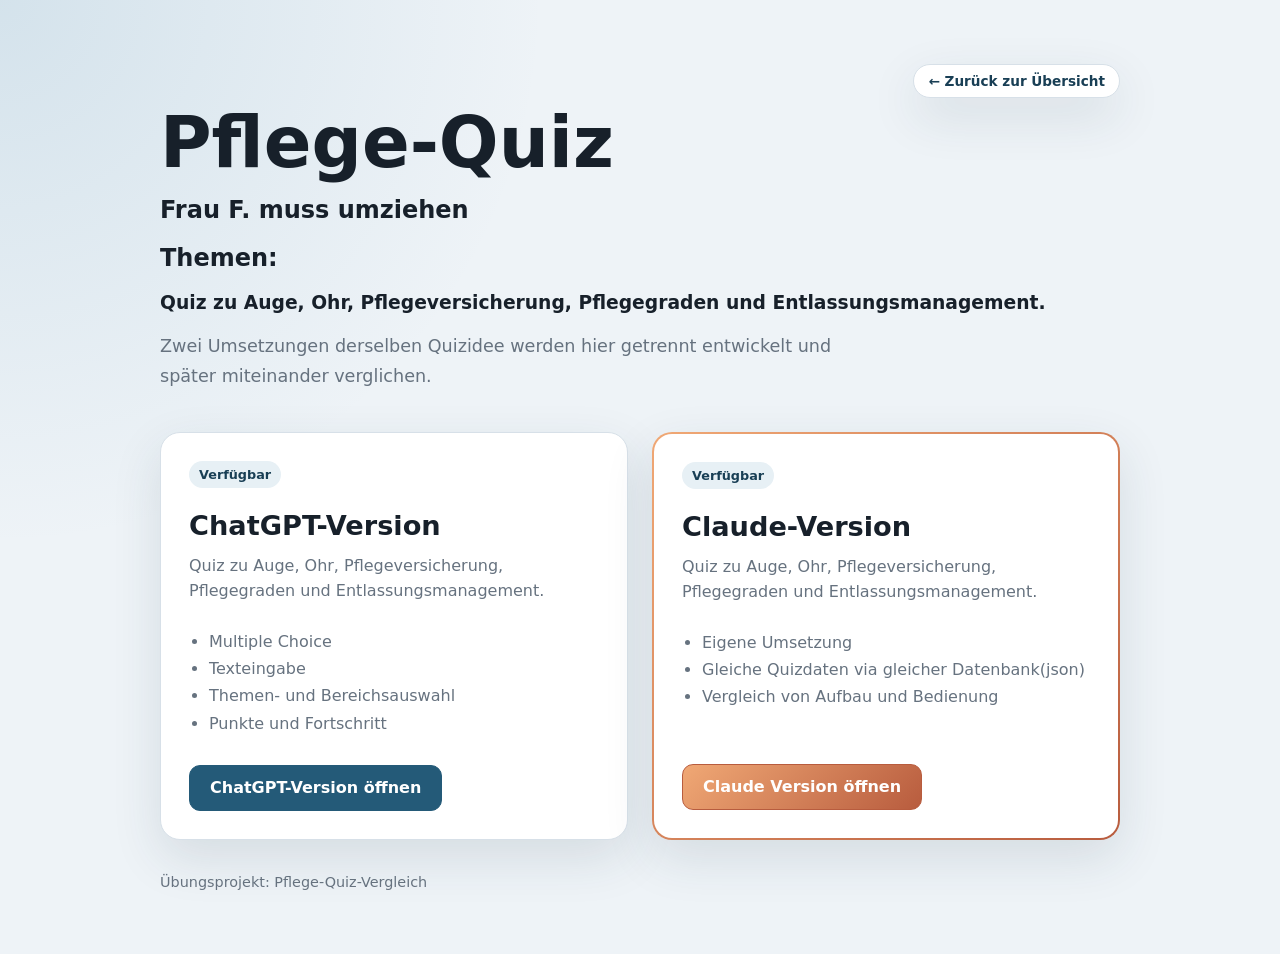
<file: quizzes/frau-f-muss-umziehen/index.html>
<!DOCTYPE html>
<html lang="de">

<head>
    <meta charset="UTF-8">

    <meta name="viewport" content="width=device-width, initial-scale=1.0">

    <meta name="description" content="Vergleich verschiedener Versionen einer Pflege-Quiz-App.">

    <title>Pflege-Quiz – Versionsvergleich</title>

    <link rel="stylesheet" href="./css/style.css">
</head>

<body>
    <main class="page">
        <header class="page-header">
            <div class="header-top">
                <a class="back-link" href="../../index.html">&larr; Zurück zur Übersicht</a>
            </div>

            <h1>Pflege-Quiz</h1>
            <h2>Frau F. muss umziehen</h2>
            <h2>Themen:</h2>
            <h3>Quiz zu Auge, Ohr, Pflegeversicherung, Pflegegraden
            und Entlassungsmanagement.</h3>
            <p class="intro">
                Zwei Umsetzungen derselben Quizidee werden hier getrennt
                entwickelt und später miteinander verglichen.
            </p>
        </header>

        <section class="version-grid" aria-label="Verfügbare Quizversionen">
            <article class="version-card">
                <span class="version-label">Verfügbar</span>

                <h2>ChatGPT-Version</h2>

                <p>
                    Quiz zu Auge, Ohr, Pflegeversicherung, Pflegegraden
                    und Entlassungsmanagement.
                </p>

                <ul>
                    <li>Multiple Choice</li>
                    <li>Texteingabe</li>
                    <li>Themen- und Bereichsauswahl</li>
                    <li>Punkte und Fortschritt</li>
                </ul>

                <div class="card-actions">
                    <a class="button" href="./pflege-lernquiz-chatGPT/index.html">
                        ChatGPT-Version öffnen
                    </a>
                </div>
            </article>

            <article class="version-card version-card--claude">
                <span class="version-label">Verfügbar</span>

                <h2>Claude-Version</h2>

                <p>
                Quiz zu Auge, Ohr, Pflegeversicherung, Pflegegraden
                und Entlassungsmanagement.
                </p>

                <ul>
                    <li>Eigene Umsetzung</li>
                    <li>Gleiche Quizdaten via gleicher Datenbank(json)</li>
                    <li>Vergleich von Aufbau und Bedienung</li>
                </ul>

                <div class="card-actions">
                    <a class="button button--claude" href="./pflege-lernquiz-claude/index.html">
                        Claude Version öffnen
                    </a>
                </div>
            </article>
        </section>

        <footer class="page-footer">
            Übungsprojekt: Pflege-Quiz-Vergleich
        </footer>
    </main>
</body>

</html>
</file>
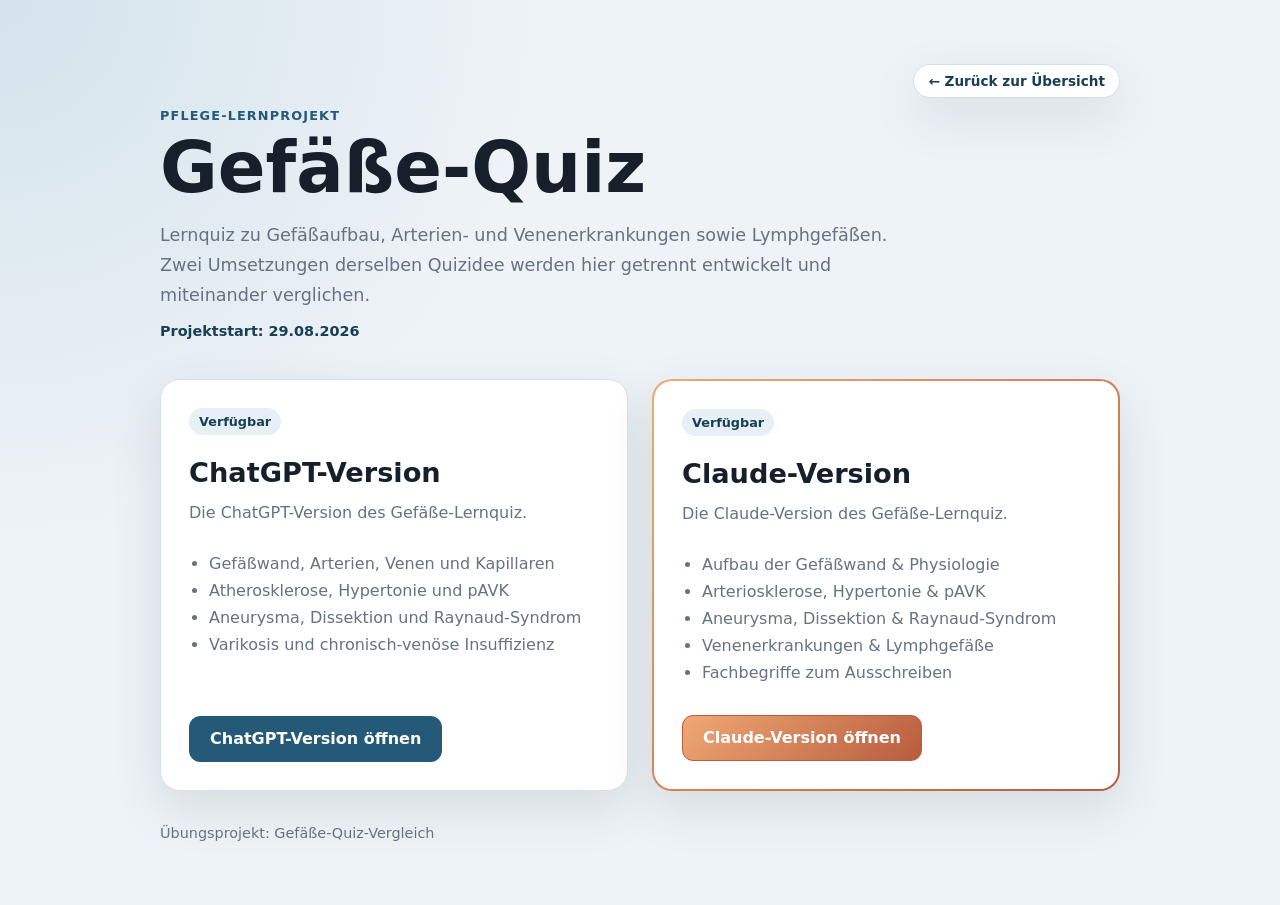
<file: quizzes/gefaesse/index.html>
<!DOCTYPE html>
<html lang="de">
<head>
    <meta charset="UTF-8">

    <meta name="viewport" content="width=device-width, initial-scale=1.0">

    <meta name="description" content="Vergleich verschiedener Versionen des Gefäße-Lernquiz.">

    <title>Gefäße-Quiz – Versionsvergleich</title>

    <link rel="stylesheet" href="./css/style.css">
</head>

<body>
    <main class="page">
        <header class="page-header">
            <div class="header-top">
                <a class="back-link" href="../../index.html">&larr; Zurück zur Übersicht</a>
            </div>

            <p class="eyebrow">Pflege-Lernprojekt</p>

            <h1>Gefäße-Quiz</h1>
            <p class="intro">
                Lernquiz zu Gefäßaufbau, Arterien- und Venenerkrankungen
                sowie Lymphgefäßen. Zwei Umsetzungen derselben Quizidee
                werden hier getrennt entwickelt und miteinander verglichen.
            </p>
            <p class="project-date">Projektstart: 29.08.2026</p>
        </header>

        <section class="version-grid" aria-label="Verfügbare Quizversionen">
            <article class="version-card">
                <span class="version-label">Verfügbar</span>

                <h2>ChatGPT-Version</h2>

                <p>
                    Die ChatGPT-Version des Gefäße-Lernquiz.
                </p>

                <ul>
                    <li>Gefäßwand, Arterien, Venen und Kapillaren</li>
                    <li>Atherosklerose, Hypertonie und pAVK</li>
                    <li>Aneurysma, Dissektion und Raynaud-Syndrom</li>
                    <li>Varikosis und chronisch-venöse Insuffizienz</li>
                </ul>

                <div class="card-actions">
                    <a class="button" href="./gefaesse-lernquiz-chatGPT/index.html">
                        ChatGPT-Version öffnen
                    </a>
                </div>
            </article>

            <article class="version-card version-card--claude">
                <span class="version-label">Verfügbar</span>

                <h2>Claude-Version</h2>

                <p>
                    Die Claude-Version des Gefäße-Lernquiz.
                </p>

                <ul>
                    <li>Aufbau der Gefäßwand & Physiologie</li>
                    <li>Arteriosklerose, Hypertonie & pAVK</li>
                    <li>Aneurysma, Dissektion & Raynaud-Syndrom</li>
                    <li>Venenerkrankungen & Lymphgefäße</li>
                    <li>Fachbegriffe zum Ausschreiben</li>
                </ul>

                <div class="card-actions">
                    <a class="button button--claude" href="./gefaesse-lernquiz-claude/index.html">
                        Claude-Version öffnen
                    </a>
                </div>
            </article>
        </section>

        <footer class="page-footer">
            Übungsprojekt: Gefäße-Quiz-Vergleich
        </footer>
    </main>
</body>

</html>
</file>
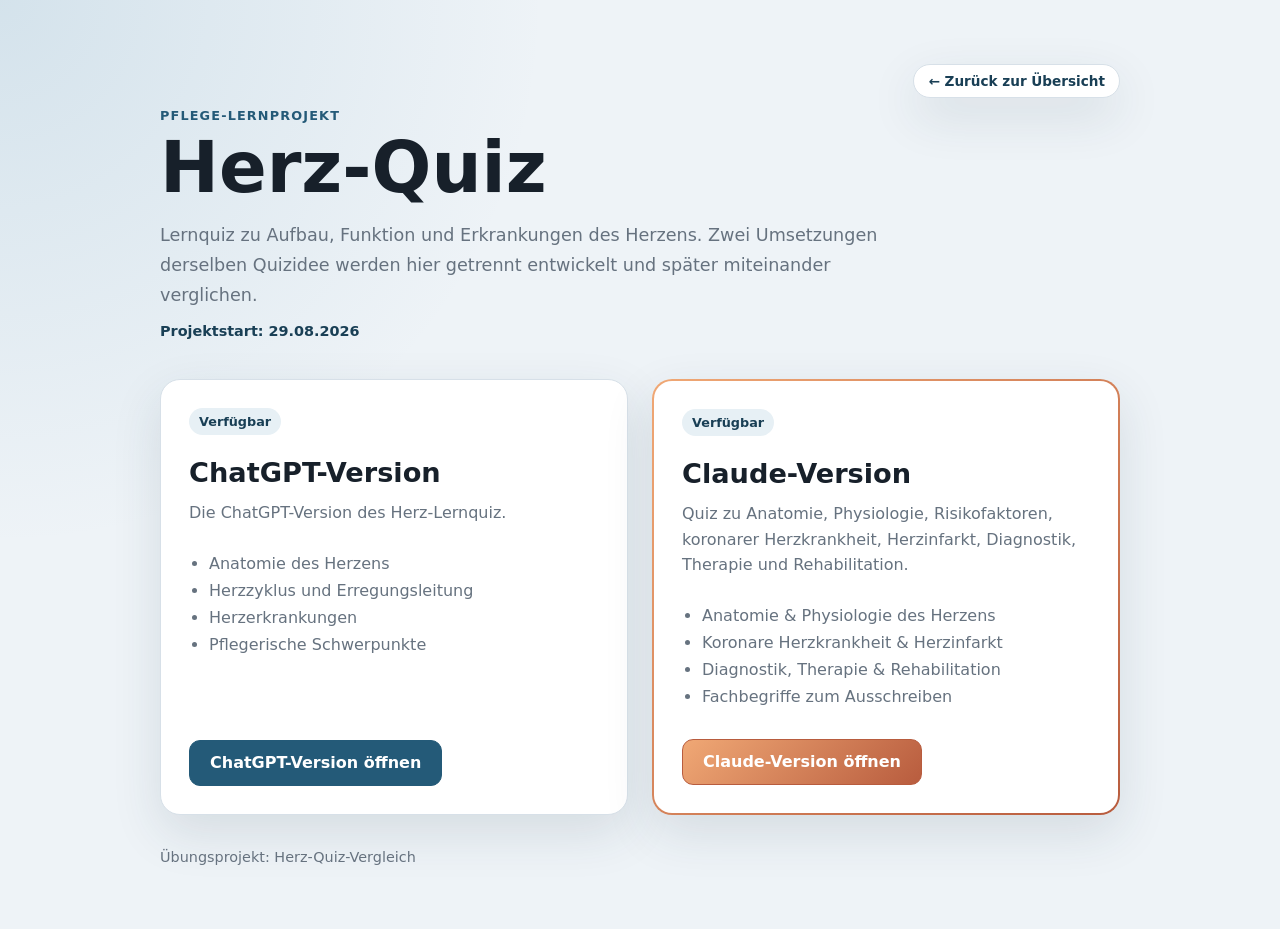
<file: quizzes/herz/index.html>
<!DOCTYPE html>
<html lang="de">
<head>
    <meta charset="UTF-8">

    <meta name="viewport" content="width=device-width, initial-scale=1.0">

    <meta name="description" content="Vergleich verschiedener Versionen des Herz-Lernquiz.">

    <title>Herz-Quiz – Versionsvergleich</title>

    <link rel="stylesheet" href="./css/style.css">
</head>

<body>
    <main class="page">
        <header class="page-header">
            <div class="header-top">
                <a class="back-link" href="../../index.html">&larr; Zurück zur Übersicht</a>
            </div>

            <p class="eyebrow">Pflege-Lernprojekt</p>

            <h1>Herz-Quiz</h1>
            <p class="intro">
                Lernquiz zu Aufbau, Funktion und Erkrankungen des Herzens.
                Zwei Umsetzungen derselben Quizidee werden hier getrennt
                entwickelt und später miteinander verglichen.
            </p>
            <p class="project-date">Projektstart: 29.08.2026</p>
        </header>

        <section class="version-grid" aria-label="Verfügbare Quizversionen">
            <article class="version-card">
                <span class="version-label">Verfügbar</span>

                <h2>ChatGPT-Version</h2>

                <p>
                    Die ChatGPT-Version des Herz-Lernquiz.
                </p>

                <ul>
                    <li>Anatomie des Herzens</li>
                    <li>Herzzyklus und Erregungsleitung</li>
                    <li>Herzerkrankungen</li>
                    <li>Pflegerische Schwerpunkte</li>
                </ul>

                <div class="card-actions">
                    <a class="button" href="./herz-lernquiz-chatGPT/index.html">
                        ChatGPT-Version öffnen
                    </a>
                </div>
            </article>

            <article class="version-card version-card--claude">
                <span class="version-label">Verfügbar</span>

                <h2>Claude-Version</h2>

                <p>
                    Quiz zu Anatomie, Physiologie, Risikofaktoren, koronarer
                    Herzkrankheit, Herzinfarkt, Diagnostik, Therapie und
                    Rehabilitation.
                </p>

                <ul>
                    <li>Anatomie &amp; Physiologie des Herzens</li>
                    <li>Koronare Herzkrankheit &amp; Herzinfarkt</li>
                    <li>Diagnostik, Therapie &amp; Rehabilitation</li>
                    <li>Fachbegriffe zum Ausschreiben</li>
                </ul>

                <div class="card-actions">
                    <a class="button button--claude" href="./herz-lernquiz-claude/index.html">
                        Claude-Version öffnen
                    </a>
                </div>
            </article>
        </section>

        <footer class="page-footer">
            Übungsprojekt: Herz-Quiz-Vergleich
        </footer>
    </main>
</body>

</html>
</file>
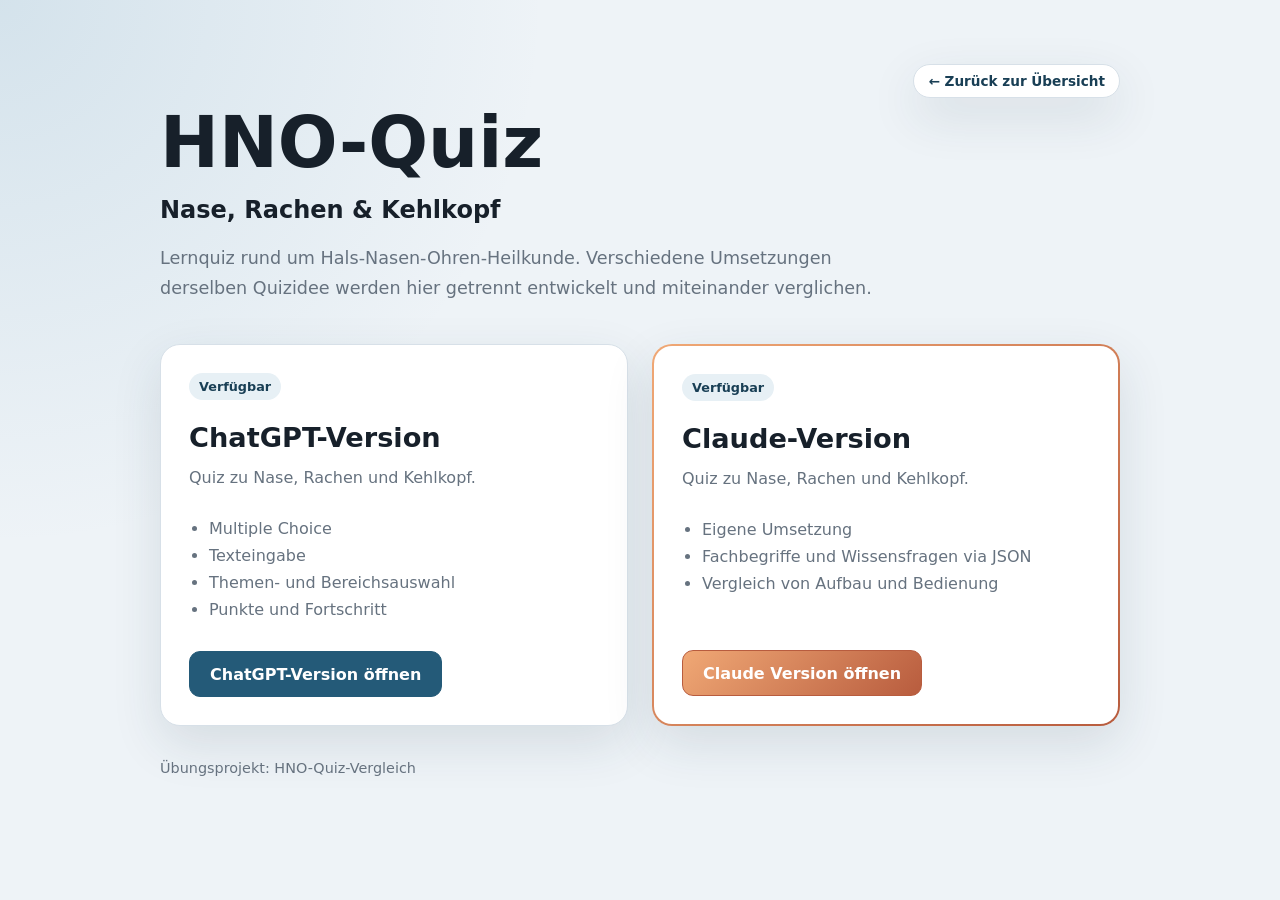
<file: quizzes/hno/index.html>
<!DOCTYPE html>
<html lang="de">
<head>
    <meta charset="UTF-8">
    <meta name="viewport" content="width=device-width, initial-scale=1.0">
    <meta name="description" content="Lernquiz rund um Hals-Nasen-Ohren-Heilkunde: Nase, Rachen und Kehlkopf.">
    <title>HNO-Quiz</title>
    <link rel="stylesheet" href="./css/style.css">
</head>
<body>
    <main class="page">
        <header class="page-header">
            <div class="header-top"><a class="back-link" href="../../index.html">&larr; Zurück zur Übersicht</a></div>
            <h1>HNO-Quiz</h1>
            <h2>Nase, Rachen &amp; Kehlkopf</h2>
            <p class="intro">Lernquiz rund um Hals-Nasen-Ohren-Heilkunde. Verschiedene Umsetzungen derselben Quizidee werden hier getrennt entwickelt und miteinander verglichen.</p>
        </header>
        <section class="version-grid" aria-label="Verfügbare Quizversionen">
            <article class="version-card">
                <span class="version-label">Verfügbar</span>
                <h2>ChatGPT-Version</h2>
                <p>Quiz zu Nase, Rachen und Kehlkopf.</p>
                <ul><li>Multiple Choice</li><li>Texteingabe</li><li>Themen- und Bereichsauswahl</li><li>Punkte und Fortschritt</li></ul>
                <div class="card-actions"><a class="button" href="./pflege-lernquiz-chatGPT/index.html">ChatGPT-Version öffnen</a></div>
            </article>
            <article class="version-card version-card--claude">
                <span class="version-label">Verfügbar</span>
                <h2>Claude-Version</h2>
                <p>Quiz zu Nase, Rachen und Kehlkopf.</p>
                <ul><li>Eigene Umsetzung</li><li>Fachbegriffe und Wissensfragen via JSON</li><li>Vergleich von Aufbau und Bedienung</li></ul>
                <div class="card-actions"><a class="button button--claude" href="./pflege-lernquiz-claude/index.html">Claude Version öffnen</a></div>
            </article>
        </section>
        <footer class="page-footer">Übungsprojekt: HNO-Quiz-Vergleich</footer>
    </main>
</body>
</html>
</file>
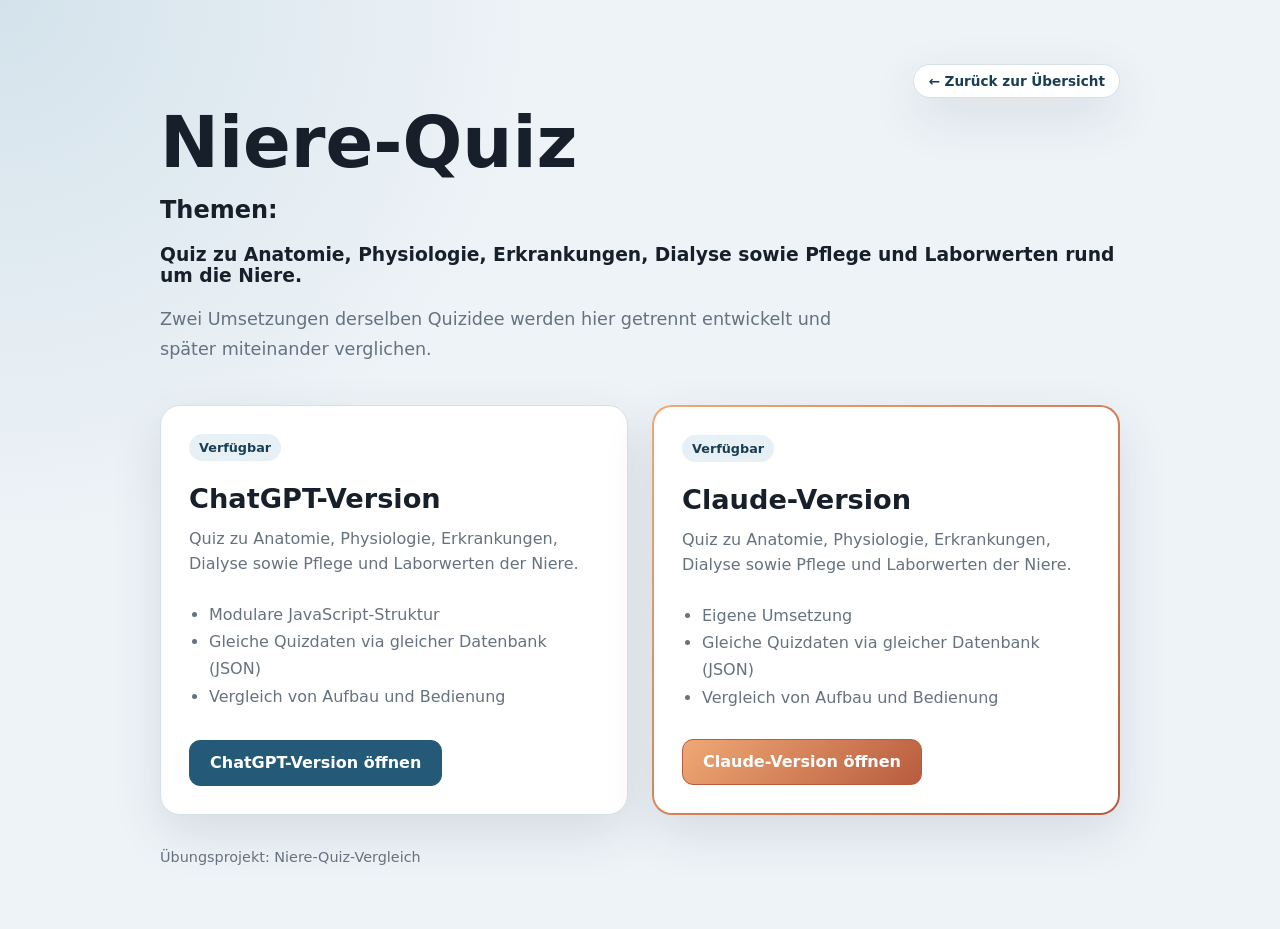
<file: quizzes/niere/index.html>
<!DOCTYPE html>
<html lang="de">
<head>
    <meta charset="UTF-8">

    <meta name="viewport" content="width=device-width, initial-scale=1.0">

    <meta name="description" content="Vergleich verschiedener Versionen des Niere-Lernquiz.">

    <title>Niere-Quiz – Versionsvergleich</title>

    <link rel="stylesheet" href="./css/style.css">
</head>

<body>
    <main class="page">
        <header class="page-header">
            <div class="header-top">
                <a class="back-link" href="../../index.html">&larr; Zurück zur Übersicht</a>
            </div>

            <h1>Niere-Quiz</h1>
            <h2>Themen:</h2>
            <h3>Quiz zu Anatomie, Physiologie, Erkrankungen, Dialyse sowie Pflege und Laborwerten rund um die Niere.</h3>
            <p class="intro">
                Zwei Umsetzungen derselben Quizidee werden hier getrennt
                entwickelt und später miteinander verglichen.
            </p>
        </header>

        <section class="version-grid" aria-label="Verfügbare Quizversionen">
            <article class="version-card">
                <span class="version-label">Verfügbar</span>

                <h2>ChatGPT-Version</h2>

                <p>
                    Quiz zu Anatomie, Physiologie, Erkrankungen, Dialyse
                    sowie Pflege und Laborwerten der Niere.
                </p>

                <ul>
                    <li>Modulare JavaScript-Struktur</li>
                    <li>Gleiche Quizdaten via gleicher Datenbank (JSON)</li>
                    <li>Vergleich von Aufbau und Bedienung</li>
                </ul>

                <div class="card-actions">
                    <a class="button" href="./niere-lernquiz-chatGPT/index.html">
                        ChatGPT-Version öffnen
                    </a>
                </div>
            </article>

            <article class="version-card version-card--claude">
                <span class="version-label">Verfügbar</span>

                <h2>Claude-Version</h2>

                <p>
                    Quiz zu Anatomie, Physiologie, Erkrankungen, Dialyse
                    sowie Pflege und Laborwerten der Niere.
                </p>

                <ul>
                    <li>Eigene Umsetzung</li>
                    <li>Gleiche Quizdaten via gleicher Datenbank (JSON)</li>
                    <li>Vergleich von Aufbau und Bedienung</li>
                </ul>

                <div class="card-actions">
                    <a class="button button--claude" href="./niere-lernquiz-claude/index.html">
                        Claude-Version öffnen
                    </a>
                </div>
            </article>
        </section>

        <footer class="page-footer">
            Übungsprojekt: Niere-Quiz-Vergleich
        </footer>
    </main>
</body>

</html>
</file>
<file: css/style.css>
:root {
  --background: #eef3f7;
  --surface: #ffffff;
  --text: #17202a;
  --muted: #66727f;
  --border: #d7e0e8;
  --primary: #245a78;
  --primary-two: rgba(154, 127, 9, 0.847);
  --primary-dark: #193f55;
  --disabled: #9aa5ae;
  --shadow: 0 18px 50px rgba(32, 54, 70, 0.12);
}

* {
  box-sizing: border-box;
}

body {
  margin: 0;
  min-height: 100vh;
  font-family:
    system-ui,
    -apple-system,
    BlinkMacSystemFont,
    "Segoe UI",
    sans-serif;
  color: var(--text);
  background:
    radial-gradient(
      circle at top left,
      rgba(94, 152, 184, 0.18),
      transparent 34rem
    ),
    var(--background);
}

.page {
  width: min(100% - 32px, 960px);
  margin: 0 auto;
  padding: 64px 0;
}

.page-header {
  margin-bottom: 40px;
}

.eyebrow {
  margin: 0 0 10px;
  color: var(--primary-two);
  font-size: 0.9rem;
  font-weight: 800;
  letter-spacing: 0.09em;
 
}

h1,
h2,
p {
  margin-top: 0;
}

h1 {
  margin-bottom: 18px;
  font-size: clamp(2.2rem, 7vw, 4.4rem);
  line-height: 1;
}

.intro {
  max-width: 65ch;
  margin-bottom: 0;
  color: var(--muted);
  font-size: 1.1rem;
  line-height: 1.7;
}

.project-grid {
  display: grid;
  grid-template-columns: repeat(2, 1fr);
  gap: 24px;
}

.project-card {
  display: flex;
  flex-direction: column;
  min-height: 290px;
  padding: 28px;
  background: var(--surface);
  border: 1px solid var(--border);
  border-radius: 20px;
  box-shadow: var(--shadow);
}

.project-label {
  display: inline-flex;
  align-self: flex-start;
  margin-bottom: 22px;
  padding: 6px 10px;
  color: var(--primary-dark);
  background: #e7f0f5;
  border-radius: 999px;
  font-size: 0.8rem;
  font-weight: 750;
}

.project-card h2 {
  margin-bottom: 12px;
  font-size: 1.7rem;
}

.project-card p {
  color: var(--muted);
  line-height: 1.6;
}

.project-card .project-date { margin-bottom: 8px; color: var(--primary-dark); font-size: 0.9rem; font-weight: 750; }

.project-card ul {
  margin: 8px 0 28px;
  padding-left: 20px;
  color: var(--muted);
  line-height: 1.7;
}

.card-actions {
  margin-top: auto;
}

.button {
  display: inline-flex;
  align-items: center;
  justify-content: center;
  min-height: 46px;
  padding: 11px 20px;
  color: #ffffff;
  background: var(--primary);
  border: 1px solid var(--primary);
  border-radius: 11px;
  font-weight: 750;
  text-decoration: none;
  transition:
    background-color 150ms ease,
    transform 150ms ease;
}

.button:hover {
  background: var(--primary-dark);
  transform: translateY(-1px);
}

.button-disabled {
  color: #ffffff;
  background: var(--disabled);
  border-color: var(--disabled);
  cursor: not-allowed;
}

.button-disabled:hover {
  background: var(--disabled);
  transform: none;
}

.page-footer {
  margin-top: 34px;
  color: var(--muted);
  font-size: 0.9rem;
}

@media (max-width: 700px) {
  .page {
    width: min(100% - 20px, 960px);
    padding: 30px 0;
  }

  .project-grid {
    grid-template-columns: 1fr;
  }

  .project-card {
    min-height: 0;
  }
}
</file>
<file: begriffe/css/style.css>
:root {
  --background: #eef3f7;
  --surface: #ffffff;
  --text: #17202a;
  --muted: #66727f;
  --border: #d7e0e8;
  --primary: #245a78;
  --primary-dark: #193f55;
  --disabled: #9aa5ae;
  --shadow: 0 18px 50px rgba(32, 54, 70, 0.12);
}

* {
  box-sizing: border-box;
}

body {
  margin: 0;
  min-height: 100vh;
  font-family:
    system-ui,
    -apple-system,
    BlinkMacSystemFont,
    "Segoe UI",
    sans-serif;
  color: var(--text);
  background:
    radial-gradient(
      circle at top left,
      rgba(94, 152, 184, 0.18),
      transparent 34rem
    ),
    var(--background);
}

.page {
  width: min(100% - 32px, 960px);
  margin: 0 auto;
  padding: 64px 0;
}

.page-header {
  margin-bottom: 40px;
}

.header-top {
  display: flex;
  align-items: center;
  justify-content: flex-end;
  gap: 12px;
  margin-bottom: 10px;
}

.back-link {
  display: inline-flex;
  flex-shrink: 0;
  align-items: center;
  gap: 6px;
  padding: 8px 14px;
  color: var(--primary-dark);
  background: var(--surface);
  border: 1px solid var(--border);
  border-radius: 999px;
  box-shadow: var(--shadow);
  font-size: 0.85rem;
  font-weight: 700;
  text-decoration: none;
  transition:
    background-color 150ms ease,
    transform 150ms ease;
}

.back-link:hover {
  background: #e7f0f5;
  transform: translateY(-1px);
}

h1,
h2,
p {
  margin-top: 0;
}

h1 {
  margin-bottom: 18px;
  font-size: clamp(2.2rem, 7vw, 4.4rem);
  line-height: 1;
}

.intro {
  max-width: 65ch;
  margin-bottom: 0;
  color: var(--muted);
  font-size: 1.1rem;
  line-height: 1.7;
}

@media (max-width: 700px) {
  .page {
    width: min(100% - 20px, 960px);
    padding: 30px 0;
  }
}
</file>
<file: frau-f-muss-umziehen/css/style.css>
:root {
  --background: #eef3f7;
  --surface: #ffffff;
  --text: #17202a;
  --muted: #66727f;
  --border: #d7e0e8;
  --primary: #245a78;
  --primary-dark: #193f55;
  --disabled: #9aa5ae;
  --shadow: 0 18px 50px rgba(32, 54, 70, 0.12);
  --claude-orange: #d97757;
  --claude-orange-light: #f0a875;
  --claude-orange-dark: #b85c3e;
}

* {
  box-sizing: border-box;
}

body {
  margin: 0;
  min-height: 100vh;
  font-family:
    system-ui,
    -apple-system,
    BlinkMacSystemFont,
    "Segoe UI",
    sans-serif;
  color: var(--text);
  background:
    radial-gradient(
      circle at top left,
      rgba(94, 152, 184, 0.18),
      transparent 34rem
    ),
    var(--background);
}

.page {
  width: min(100% - 32px, 960px);
  margin: 0 auto;
  padding: 64px 0;
}

.page-header {
  margin-bottom: 40px;
}

.header-top {
  display: flex;
  align-items: center;
  justify-content: flex-end;
  gap: 12px;
  margin-bottom: 10px;
}

.back-link {
  display: inline-flex;
  flex-shrink: 0;
  align-items: center;
  gap: 6px;
  padding: 8px 14px;
  color: var(--primary-dark);
  background: var(--surface);
  border: 1px solid var(--border);
  border-radius: 999px;
  box-shadow: var(--shadow);
  font-size: 0.85rem;
  font-weight: 700;
  text-decoration: none;
  transition:
    background-color 150ms ease,
    transform 150ms ease;
}

.back-link:hover {
  background: #e7f0f5;
  transform: translateY(-1px);
}

.eyebrow {
  margin: 0 0 10px;
  color: var(--primary);
  font-size: 0.8rem;
  font-weight: 800;
  letter-spacing: 0.09em;
  text-transform: uppercase;
}

h1,
h2,
p {
  margin-top: 0;
}

h1 {
  margin-bottom: 18px;
  font-size: clamp(2.2rem, 7vw, 4.4rem);
  line-height: 1;
}

.intro {
  max-width: 65ch;
  margin-bottom: 0;
  color: var(--muted);
  font-size: 1.1rem;
  line-height: 1.7;
}

.version-grid {
  display: grid;
  grid-template-columns: repeat(2, 1fr);
  gap: 24px;
}

.version-card {
  display: flex;
  flex-direction: column;
  min-height: 290px;
  padding: 28px;
  background: var(--surface);
  border: 1px solid var(--border);
  border-radius: 20px;
  box-shadow: var(--shadow);
}

.version-card--claude {
  border: 2px solid transparent;
  background:
    linear-gradient(var(--surface), var(--surface)) padding-box,
    linear-gradient(
        135deg,
        var(--claude-orange-light),
        var(--claude-orange-dark)
      )
      border-box;
}

.version-label {
  display: inline-flex;
  align-self: flex-start;
  margin-bottom: 22px;
  padding: 6px 10px;
  color: var(--primary-dark);
  background: #e7f0f5;
  border-radius: 999px;
  font-size: 0.8rem;
  font-weight: 750;
}

.version-card h2 {
  margin-bottom: 12px;
  font-size: 1.7rem;
}

.version-card p {
  color: var(--muted);
  line-height: 1.6;
}

.version-card ul {
  margin: 8px 0 28px;
  padding-left: 20px;
  color: var(--muted);
  line-height: 1.7;
}

.card-actions {
  margin-top: auto;
}

.button {
  display: inline-flex;
  align-items: center;
  justify-content: center;
  min-height: 46px;
  padding: 11px 20px;
  color: #ffffff;
  background: var(--primary);
  border: 1px solid var(--primary);
  border-radius: 11px;
  font-weight: 750;
  text-decoration: none;
  transition:
    background-color 150ms ease,
    transform 150ms ease;
}

.button:hover {
  background: var(--primary-dark);
  transform: translateY(-1px);
}

.button--claude {
  background: linear-gradient(
    135deg,
    var(--claude-orange-light),
    var(--claude-orange-dark)
  );
  border-color: var(--claude-orange-dark);
}

.button--claude:hover {
  background: linear-gradient(
    135deg,
    var(--claude-orange),
    var(--claude-orange-dark)
  );
}

.button-disabled {
  color: #ffffff;
  background: var(--disabled);
  border-color: var(--disabled);
  cursor: not-allowed;
}

.button-disabled:hover {
  background: var(--disabled);
  transform: none;
}

.page-footer {
  margin-top: 34px;
  color: var(--muted);
  font-size: 0.9rem;
}

@media (max-width: 700px) {
  .page {
    width: min(100% - 20px, 960px);
    padding: 30px 0;
  }

  .version-grid {
    grid-template-columns: 1fr;
  }

  .version-card {
    min-height: 0;
  }
}
</file>
<file: hno/css/style.css>
:root {
  --background: #eef3f7;
  --surface: #ffffff;
  --text: #17202a;
  --muted: #66727f;
  --border: #d7e0e8;
  --primary: #245a78;
  --primary-dark: #193f55;
  --disabled: #9aa5ae;
  --shadow: 0 18px 50px rgba(32, 54, 70, 0.12);
}

* {
  box-sizing: border-box;
}

body {
  margin: 0;
  min-height: 100vh;
  font-family:
    system-ui,
    -apple-system,
    BlinkMacSystemFont,
    "Segoe UI",
    sans-serif;
  color: var(--text);
  background:
    radial-gradient(
      circle at top left,
      rgba(94, 152, 184, 0.18),
      transparent 34rem
    ),
    var(--background);
}

.page {
  width: min(100% - 32px, 960px);
  margin: 0 auto;
  padding: 64px 0;
}

.page-header {
  margin-bottom: 40px;
}

.header-top {
  display: flex;
  align-items: center;
  justify-content: flex-end;
  gap: 12px;
  margin-bottom: 10px;
}

.back-link {
  display: inline-flex;
  flex-shrink: 0;
  align-items: center;
  gap: 6px;
  padding: 8px 14px;
  color: var(--primary-dark);
  background: var(--surface);
  border: 1px solid var(--border);
  border-radius: 999px;
  box-shadow: var(--shadow);
  font-size: 0.85rem;
  font-weight: 700;
  text-decoration: none;
  transition:
    background-color 150ms ease,
    transform 150ms ease;
}

.back-link:hover {
  background: #e7f0f5;
  transform: translateY(-1px);
}

h1,
h2,
p {
  margin-top: 0;
}

h1 {
  margin-bottom: 18px;
  font-size: clamp(2.2rem, 7vw, 4.4rem);
  line-height: 1;
}

.intro {
  max-width: 65ch;
  margin-bottom: 0;
  color: var(--muted);
  font-size: 1.1rem;
  line-height: 1.7;
}

@media (max-width: 700px) {
  .page {
    width: min(100% - 20px, 960px);
    padding: 30px 0;
  }
}
</file>
<file: pflege-lernquiz-chatGPT/css/style.css>
/* Grundfarben und Abstände */
:root {
  --bg: #eef3f7;
  --surface: #ffffff;
  --surface-soft: #f7f9fb;
  --text: #17202a;
  --muted: #66727f;
  --border: #d7e0e8;
  --primary: #245a78;
  --primary-dark: #193f55;
  --success: #237a4b;
  --success-bg: #eaf7f0;
  --error: #a63b3b;
  --error-bg: #fdeeee;
  --shadow: 0 18px 50px rgba(32, 54, 70, 0.12);
  --radius-large: 24px;
  --radius-medium: 14px;
}

* {
  box-sizing: border-box;
}

body {
  margin: 0;
  min-height: 100vh;
  font-family:
    Inter,
    system-ui,
    -apple-system,
    BlinkMacSystemFont,
    "Segoe UI",
    sans-serif;
  color: var(--text);
  background:
    radial-gradient(
      circle at top left,
      rgba(94, 152, 184, 0.18),
      transparent 34rem
    ),
    var(--bg);
}

button,
select,
input {
  font: inherit;
}

button {
  cursor: pointer;
}

.app-shell {
  width: min(100% - 32px, 900px);
  margin: 0 auto;
  padding: 48px 0;
}

.quiz-card {
  padding: clamp(24px, 5vw, 48px);
  background: var(--surface);
  border: 1px solid rgba(255, 255, 255, 0.7);
  border-radius: var(--radius-large);
  box-shadow: var(--shadow);
}

.app-header {
  display: flex;
  align-items: flex-start;
  justify-content: space-between;
  gap: 24px;
  margin-bottom: 36px;
}

.page-toolbar {
  display: flex;
  justify-content: flex-end;
  margin-bottom: 16px;
}

.back-button {
  display: inline-flex;
  align-items: center;
  min-height: 42px;
  padding: 9px 18px;
  border-radius: 11px;
  color: var(--text);
  background: var(--surface);
  border: 1px solid var(--border);
  box-shadow: var(--shadow);
  font-weight: 750;
  font-size: 0.9rem;
  text-decoration: none;
  white-space: nowrap;
  transition:
    transform 150ms ease,
    background-color 150ms ease;
}

.back-button:hover {
  background: var(--surface-soft);
  transform: translateY(-1px);
}

.eyebrow {
  margin: 0 0 8px;
  color: var(--primary);
  font-size: 0.78rem;
  font-weight: 800;
  letter-spacing: 0.09em;
  text-transform: uppercase;
}

h1,
h2,
p {
  margin-top: 0;
}

h1 {
  margin-bottom: 0;
  font-size: clamp(2rem, 6vw, 3.4rem);
  line-height: 1;
}

h2 {
  margin-bottom: 24px;
  font-size: clamp(1.45rem, 4vw, 2.15rem);
  line-height: 1.25;
}

.intro {
  max-width: 62ch;
  color: var(--muted);
  font-size: 1.05rem;
  line-height: 1.7;
}

.topic-field {
  margin-top: 30px;
}

.field-label {
  display: block;
  margin-bottom: 9px;
  color: var(--muted);
  font-size: 0.85rem;
  font-weight: 700;
}

.topic-buttons {
  display: grid;
  grid-template-columns: repeat(auto-fit, minmax(120px, 1fr));
  gap: 10px;
  padding: 6px;
  background: var(--surface-soft);
  border: 1px solid var(--border);
  border-radius: var(--radius-medium);
}

.topic-button--sturz {
  overflow-wrap: anywhere;
}

.topic-button {
  min-height: 46px;
  padding: 10px 14px;
  color: var(--muted);
  background: transparent;
  border: 1px solid transparent;
  border-radius: 10px;
  font-weight: 750;
  line-height: 1.2;
  transition:
    color 150ms ease,
    background-color 150ms ease,
    border-color 150ms ease;
}

.topic-button:hover {
  color: var(--text);
  background: var(--surface);
}

.topic-button.is-active {
  color: #ffffff;
  background: var(--primary);
  border-color: var(--primary);
}

.primary-button:disabled {
  cursor: not-allowed;
  opacity: 0.58;
  transform: none;
}

.score-box {
  min-width: 86px;
  padding: 12px 16px;
  text-align: center;
  background: var(--surface-soft);
  border: 1px solid var(--border);
  border-radius: var(--radius-medium);
}

.score-box span {
  display: block;
  margin-bottom: 2px;
  color: var(--muted);
  font-size: 0.75rem;
  font-weight: 700;
  text-transform: uppercase;
}

.score-box strong {
  font-size: 1.7rem;
}

.settings-grid {
  display: grid;
  grid-template-columns: repeat(3, 1fr);
  gap: 16px;
  margin: 32px 0;
}

.settings-grid label {
  color: var(--muted);
  font-size: 0.85rem;
  font-weight: 700;
}

select,
.text-answer {
  width: 100%;
  margin-top: 8px;
  padding: 13px 14px;
  color: var(--text);
  background: var(--surface);
  border: 1px solid var(--border);
  border-radius: 10px;
  outline: none;
}

select:focus,
.text-answer:focus {
  border-color: var(--primary);
  box-shadow: 0 0 0 4px rgba(36, 90, 120, 0.12);
}

.primary-button,
.secondary-button {
  min-height: 46px;
  padding: 11px 20px;
  border-radius: 11px;
  font-weight: 750;
  transition:
    transform 150ms ease,
    background-color 150ms ease;
}

.primary-button {
  color: #ffffff;
  background: var(--primary);
  border: 1px solid var(--primary);
}

.primary-button:hover {
  background: var(--primary-dark);
  transform: translateY(-1px);
}

.secondary-button {
  color: var(--text);
  background: var(--surface);
  border: 1px solid var(--border);
}

.secondary-button:hover {
  background: var(--surface-soft);
}

.quiz-meta {
  display: flex;
  align-items: center;
  justify-content: space-between;
  gap: 16px;
  margin-bottom: 10px;
  color: var(--muted);
  font-size: 0.9rem;
}

.category-badge {
  display: inline-flex;
  padding: 6px 10px;
  color: var(--primary-dark);
  background: #e7f0f5;
  border-radius: 999px;
  font-weight: 750;
}

.progress-track {
  height: 8px;
  margin-bottom: 30px;
  overflow: hidden;
  background: var(--surface-soft);
  border-radius: 999px;
}

.progress-bar {
  width: 0;
  height: 100%;
  background: var(--primary);
  border-radius: inherit;
  transition: width 250ms ease;
}

.question-type {
  margin-bottom: 8px;
  color: var(--muted);
  font-size: 0.9rem;
  font-weight: 700;
}

.answer-area {
  display: grid;
  gap: 12px;
}

.answer-option {
  display: flex;
  align-items: center;
  gap: 12px;
  min-height: 54px;
  padding: 14px 16px;
  background: var(--surface-soft);
  border: 1px solid var(--border);
  border-radius: var(--radius-medium);
  cursor: pointer;
  transition:
    border-color 150ms ease,
    transform 150ms ease,
    background-color 150ms ease;
}

.answer-option:hover {
  border-color: var(--primary);
  transform: translateY(-1px);
}

.answer-option:has(input:checked) {
  background: #e9f2f7;
  border-color: var(--primary);
}

.answer-option input {
  width: 18px;
  height: 18px;
  flex: 0 0 auto;
  accent-color: var(--primary);
}

.text-answer {
  min-height: 54px;
  margin-top: 0;
  font-size: 1rem;
}

.feedback {
  min-height: 0;
  margin-top: 20px;
  border-radius: var(--radius-medium);
  line-height: 1.55;
}

.feedback:not(:empty) {
  padding: 14px 16px;
}

.feedback.correct {
  color: var(--success);
  background: var(--success-bg);
  border: 1px solid rgba(35, 122, 75, 0.2);
}

.feedback.wrong {
  color: var(--error);
  background: var(--error-bg);
  border: 1px solid rgba(166, 59, 59, 0.2);
}

.button-row {
  display: flex;
  justify-content: flex-end;
  gap: 12px;
  margin-top: 28px;
}

.button-row .secondary-button {
  margin-right: auto;
}

.result-text {
  margin-bottom: 28px;
  color: var(--muted);
  font-size: 1.15rem;
  line-height: 1.6;
}

[hidden] {
  display: none !important;
}

@media (max-width: 700px) {
  .app-shell {
    width: min(100% - 20px, 900px);
    padding: 18px 0;
  }

  .quiz-card {
    border-radius: 18px;
  }

  .settings-grid {
    grid-template-columns: 1fr;
  }

  .topic-buttons {
    grid-template-columns: 1fr 1fr;
  }

  .app-header {
    align-items: center;
  }

  .button-row {
    flex-wrap: wrap;
  }

  .button-row .secondary-button {
    width: 100%;
    margin-right: 0;
    order: 2;
  }

  .button-row .primary-button {
    flex: 1;
  }
}

@media (max-width: 430px) {
  .topic-buttons {
    grid-template-columns: 1fr;
  }
}
</file>
<file: pflege-lernquiz-claude/css/style.css>
/* Grundfarben und Abstände */
:root {
  --bg: #eef3f7;
  --surface: #ffffff;
  --surface-soft: #f6f8fa;
  --text: #1f2328;
  --muted: #656d76;
  --border: #d0d7de;
  --primary: #0969da;
  --primary-dark: #0550ae;
  --btn-primary-bg: #1f883d;
  --btn-primary-bg-hover: #1a7f37;
  --success: #1a7f37;
  --success-bg: #dafbe1;
  --error: #d1242f;
  --error-bg: #ffebe9;
  --shadow: 0 1px 0 rgba(31, 35, 40, 0.04);
  --radius-large: 6px;
  --radius-medium: 6px;
}

* {
  box-sizing: border-box;
}

body {
  margin: 0;
  min-height: 100vh;
  font-family:
    -apple-system,
    BlinkMacSystemFont,
    "Segoe UI",
    "Noto Sans",
    Helvetica,
    Arial,
    sans-serif;
  color: var(--text);
  background:
    radial-gradient(
      circle at top left,
      rgb(250, 80, 1),
      transparent 190rem
    ),
    var(--bg);
}

button,
select,
input {
  font: inherit;
}

button {
  cursor: pointer;
}

.app-shell {
  width: min(100% - 32px, 900px);
  margin: 0 auto;
  padding: 48px 0;
}

.quiz-card {
  padding: clamp(24px, 5vw, 40px);
  background: var(--surface);
  border: 1px solid var(--border);
  border-radius: var(--radius-large);
  box-shadow: var(--shadow);
}

.app-header {
  display: flex;
  align-items: flex-start;
  justify-content: space-between;
  gap: 24px;
  margin-bottom: 32px;
  padding-bottom: 20px;
  border-bottom: 1px solid var(--border);
}

.page-toolbar {
  display: flex;
  justify-content: flex-end;
  margin-bottom: 16px;
}

.back-button {
  display: inline-flex;
  align-items: center;
  min-height: 34px;
  padding: 5px 16px;
  border-radius: var(--radius-medium);
  color: var(--text);
  background: var(--surface-soft);
  border: 1px solid var(--border);
  box-shadow: var(--shadow);
  font-weight: 500;
  font-size: 0.875rem;
  text-decoration: none;
  white-space: nowrap;
  transition: background-color 120ms ease;
}

.back-button:hover {
  background: #f3f4f6;
  border-color: var(--muted);
}

.eyebrow {
  margin: 0 0 8px;
  color: var(--muted);
  font-size: 0.78rem;
  font-weight: 600;
  letter-spacing: 0.02em;
  text-transform: uppercase;
}

h1,
h2,
p {
  margin-top: 0;
}

h1 {
  margin-bottom: 0;
  font-size: clamp(1.75rem, 5vw, 2.6rem);
  font-weight: 600;
  line-height: 1.2;
}

h2 {
  margin-bottom: 24px;
  font-size: clamp(1.3rem, 3.5vw, 1.8rem);
  font-weight: 600;
  line-height: 1.25;
}

.intro {
  max-width: 62ch;
  color: var(--muted);
  font-size: 1rem;
  line-height: 1.6;
}

.topic-field {
  margin-top: 30px;
}

.field-label {
  display: block;
  margin-bottom: 9px;
  color: var(--muted);
  font-size: 0.85rem;
  font-weight: 600;
}

.topic-buttons {
  display: grid;
  grid-template-columns: repeat(auto-fit, minmax(100px, 1fr));
  gap: 6px;
  padding: 4px;
  background: var(--surface-soft);
  border: 1px solid var(--border);
  border-radius: var(--radius-medium);
}

.topic-button {
  min-width: 0;
  min-height: 42px;
  padding: 9px 10px;
  color: var(--muted);
  background: transparent;
  border: 1px solid transparent;
  border-radius: 5px;
  font-weight: 500;
  font-size: 0.9rem;
  line-height: 1.25;
  overflow-wrap: anywhere;
  text-align: center;
  transition:
    color 120ms ease,
    background-color 120ms ease,
    border-color 120ms ease;
}

.topic-button:hover {
  color: var(--text);
  background: rgba(140, 149, 159, 0.15);
}

.topic-button.is-active {
  color: var(--text);
  background: var(--surface);
  border-color: var(--border);
  box-shadow: var(--shadow);
  font-weight: 600;
}

.primary-button:disabled {
  cursor: not-allowed;
  opacity: 0.58;
}

.score-box {
  min-width: 86px;
  padding: 10px 16px;
  text-align: center;
  background: var(--surface-soft);
  border: 1px solid var(--border);
  border-radius: var(--radius-medium);
}

.score-box span {
  display: block;
  margin-bottom: 2px;
  color: var(--muted);
  font-size: 0.72rem;
  font-weight: 600;
  text-transform: uppercase;
}

.score-box strong {
  font-family:
    ui-monospace,
    SFMono-Regular,
    "SF Mono",
    Menlo,
    Consolas,
    monospace;
  font-size: 1.5rem;
}

.settings-grid {
  display: grid;
  grid-template-columns: repeat(3, 1fr);
  gap: 16px;
  margin: 32px 0;
}

.settings-grid label {
  color: var(--muted);
  font-size: 0.85rem;
  font-weight: 600;
}

select,
.text-answer {
  width: 100%;
  margin-top: 8px;
  padding: 11px 12px;
  color: var(--text);
  background: var(--surface);
  border: 1px solid var(--border);
  border-radius: var(--radius-medium);
  outline: none;
}

select:focus,
.text-answer:focus {
  border-color: var(--primary);
  box-shadow: 0 0 0 3px rgba(9, 105, 218, 0.25);
}

.primary-button,
.secondary-button {
  min-height: 40px;
  padding: 9px 18px;
  border-radius: var(--radius-medium);
  font-weight: 500;
  box-shadow: var(--shadow);
  transition: background-color 120ms ease;
}

.primary-button {
  color: #ffffff;
  background: var(--btn-primary-bg);
  border: 1px solid rgba(31, 35, 40, 0.15);
}

.primary-button:hover {
  background: var(--btn-primary-bg-hover);
}

.secondary-button {
  color: var(--text);
  background: var(--surface-soft);
  border: 1px solid var(--border);
}

.secondary-button:hover {
  background: #f3f4f6;
  border-color: var(--muted);
}

.quiz-meta {
  display: flex;
  align-items: center;
  justify-content: space-between;
  gap: 16px;
  margin-bottom: 10px;
  color: var(--muted);
  font-size: 0.9rem;
}

.category-badge {
  display: inline-flex;
  padding: 3px 10px;
  color: var(--primary);
  background: rgba(9, 105, 218, 0.1);
  border: 1px solid rgba(9, 105, 218, 0.25);
  border-radius: 999px;
  font-size: 0.82rem;
  font-weight: 600;
}

.progress-track {
  height: 6px;
  margin-bottom: 30px;
  overflow: hidden;
  background: var(--surface-soft);
  border: 1px solid var(--border);
  border-radius: 999px;
}

.progress-bar {
  width: 0;
  height: 100%;
  background: var(--primary);
  border-radius: inherit;
  transition: width 250ms ease;
}

.question-type {
  margin-bottom: 8px;
  color: var(--muted);
  font-size: 0.9rem;
  font-weight: 600;
}

.answer-area {
  display: grid;
  gap: 10px;
}

.answer-option {
  display: flex;
  align-items: center;
  gap: 12px;
  min-height: 50px;
  padding: 12px 16px;
  background: var(--surface);
  border: 1px solid var(--border);
  border-radius: var(--radius-medium);
  cursor: pointer;
  transition:
    border-color 120ms ease,
    background-color 120ms ease;
}

.answer-option:hover {
  background: var(--surface-soft);
}

.answer-option:has(input:checked) {
  background: rgba(9, 105, 218, 0.08);
  border-color: var(--primary);
}

.answer-option input {
  width: 16px;
  height: 16px;
  flex: 0 0 auto;
  accent-color: var(--primary);
}

.text-answer {
  min-height: 50px;
  margin-top: 0;
  font-size: 1rem;
}

.feedback {
  min-height: 0;
  margin-top: 20px;
  border-radius: var(--radius-medium);
  line-height: 1.55;
}

.feedback:not(:empty) {
  padding: 12px 16px;
}

.feedback.correct {
  color: var(--success);
  background: var(--success-bg);
  border: 1px solid rgba(26, 127, 55, 0.25);
}

.feedback.wrong {
  color: var(--error);
  background: var(--error-bg);
  border: 1px solid rgba(209, 36, 47, 0.25);
}

.button-row {
  display: flex;
  justify-content: flex-end;
  gap: 8px;
  margin-top: 28px;
}

.button-row .secondary-button {
  margin-right: auto;
}

.result-text {
  margin-bottom: 28px;
  color: var(--muted);
  font-size: 1.05rem;
  line-height: 1.6;
}

.review-title {
  margin-bottom: 14px;
  color: var(--text);
  font-size: 1rem;
  font-weight: 600;
}

.review-list {
  display: flex;
  flex-direction: column;
  gap: 10px;
  margin-bottom: 28px;
  padding: 0;
  list-style: none;
  max-height: 420px;
  overflow-y: auto;
}

.review-item {
  padding: 14px 16px;
  border-radius: var(--radius-medium);
  border: 1px solid var(--border);
  background: var(--surface-soft);
}

.review-item.correct {
  border-color: rgba(26, 127, 55, 0.3);
  background: var(--success-bg);
}

.review-item.wrong {
  border-color: rgba(209, 36, 47, 0.3);
  background: var(--error-bg);
}

.review-question {
  margin-bottom: 6px;
  color: var(--text);
  font-weight: 600;
}

.review-line {
  margin-bottom: 4px;
  color: var(--text);
}

.review-item.correct .review-line strong {
  color: var(--success);
}

.review-item.wrong .review-line strong {
  color: var(--error);
}

.review-explanation {
  margin-top: 8px;
  color: var(--muted);
  font-size: 0.92rem;
  line-height: 1.5;
}

[hidden] {
  display: none !important;
}

@media (max-width: 700px) {
  .app-shell {
    width: min(100% - 20px, 900px);
    padding: 18px 0;
  }

  .settings-grid {
    grid-template-columns: 1fr;
  }

  .topic-buttons {
    grid-template-columns: 1fr 1fr;
  }

  .app-header {
    align-items: center;
  }

  .button-row {
    flex-wrap: wrap;
  }

  .button-row .secondary-button {
    width: 100%;
    margin-right: 0;
    order: 2;
  }

  .button-row .primary-button {
    flex: 1;
  }
}

@media (max-width: 430px) {
  .topic-buttons {
    grid-template-columns: 1fr;
  }
}
</file>
<file: frau-f-muss-umziehen/pflege-lernquiz-chatGPT/css/style.css>
/* Grundfarben und Abstände */
:root {
  --bg: #eef3f7;
  --surface: #ffffff;
  --surface-soft: #f7f9fb;
  --text: #17202a;
  --muted: #66727f;
  --border: #d7e0e8;
  --primary: #245a78;
  --primary-dark: #193f55;
  --success: #237a4b;
  --success-bg: #eaf7f0;
  --error: #a63b3b;
  --error-bg: #fdeeee;
  --shadow: 0 18px 50px rgba(32, 54, 70, 0.12);
  --radius-large: 24px;
  --radius-medium: 14px;
}

* {
  box-sizing: border-box;
}

body {
  margin: 0;
  min-height: 100vh;
  font-family:
    Inter,
    system-ui,
    -apple-system,
    BlinkMacSystemFont,
    "Segoe UI",
    sans-serif;
  color: var(--text);
  background:
    radial-gradient(
      circle at top left,
      rgba(94, 152, 184, 0.18),
      transparent 34rem
    ),
    var(--bg);
}

button,
select,
input {
  font: inherit;
}

button {
  cursor: pointer;
}

.app-shell {
  width: min(100% - 32px, 900px);
  margin: 0 auto;
  padding: 48px 0;
}

.quiz-card {
  padding: clamp(24px, 5vw, 48px);
  background: var(--surface);
  border: 1px solid rgba(255, 255, 255, 0.7);
  border-radius: var(--radius-large);
  box-shadow: var(--shadow);
}

.app-header {
  display: flex;
  align-items: flex-start;
  justify-content: space-between;
  gap: 24px;
  margin-bottom: 36px;
}

.page-toolbar {
  display: flex;
  justify-content: flex-end;
  margin-bottom: 16px;
}

.back-button {
  display: inline-flex;
  align-items: center;
  min-height: 42px;
  padding: 9px 18px;
  border-radius: 11px;
  color: var(--text);
  background: var(--surface);
  border: 1px solid var(--border);
  box-shadow: var(--shadow);
  font-weight: 750;
  font-size: 0.9rem;
  text-decoration: none;
  white-space: nowrap;
  transition:
    transform 150ms ease,
    background-color 150ms ease;
}

.back-button:hover {
  background: var(--surface-soft);
  transform: translateY(-1px);
}

.eyebrow {
  margin: 0 0 8px;
  color: var(--primary);
  font-size: 0.78rem;
  font-weight: 800;
  letter-spacing: 0.09em;
  text-transform: uppercase;
}

h1,
h2,
p {
  margin-top: 0;
}

h1 {
  margin-bottom: 0;
  font-size: clamp(2rem, 6vw, 3.4rem);
  line-height: 1;
}

h2 {
  margin-bottom: 24px;
  font-size: clamp(1.45rem, 4vw, 2.15rem);
  line-height: 1.25;
}

.intro {
  max-width: 62ch;
  color: var(--muted);
  font-size: 1.05rem;
  line-height: 1.7;
}

.topic-field {
  margin-top: 30px;
}

.field-label {
  display: block;
  margin-bottom: 9px;
  color: var(--muted);
  font-size: 0.85rem;
  font-weight: 700;
}

.topic-buttons {
  display: grid;
  grid-template-columns: repeat(auto-fit, minmax(120px, 1fr));
  gap: 10px;
  padding: 6px;
  background: var(--surface-soft);
  border: 1px solid var(--border);
  border-radius: var(--radius-medium);
}

.topic-button--sturz {
  overflow-wrap: anywhere;
}

.topic-button {
  min-height: 46px;
  padding: 10px 14px;
  color: var(--muted);
  background: transparent;
  border: 1px solid transparent;
  border-radius: 10px;
  font-weight: 750;
  line-height: 1.2;
  transition:
    color 150ms ease,
    background-color 150ms ease,
    border-color 150ms ease;
}

.topic-button:hover {
  color: var(--text);
  background: var(--surface);
}

.topic-button.is-active {
  color: #ffffff;
  background: var(--primary);
  border-color: var(--primary);
}

.primary-button:disabled {
  cursor: not-allowed;
  opacity: 0.58;
  transform: none;
}

.score-box {
  min-width: 86px;
  padding: 12px 16px;
  text-align: center;
  background: var(--surface-soft);
  border: 1px solid var(--border);
  border-radius: var(--radius-medium);
}

.score-box span {
  display: block;
  margin-bottom: 2px;
  color: var(--muted);
  font-size: 0.75rem;
  font-weight: 700;
  text-transform: uppercase;
}

.score-box strong {
  font-size: 1.7rem;
}

.settings-grid {
  display: grid;
  grid-template-columns: repeat(3, 1fr);
  gap: 16px;
  margin: 32px 0;
}

.settings-grid label {
  color: var(--muted);
  font-size: 0.85rem;
  font-weight: 700;
}

select,
.text-answer {
  width: 100%;
  margin-top: 8px;
  padding: 13px 14px;
  color: var(--text);
  background: var(--surface);
  border: 1px solid var(--border);
  border-radius: 10px;
  outline: none;
}

select:focus,
.text-answer:focus {
  border-color: var(--primary);
  box-shadow: 0 0 0 4px rgba(36, 90, 120, 0.12);
}

.primary-button,
.secondary-button {
  min-height: 46px;
  padding: 11px 20px;
  border-radius: 11px;
  font-weight: 750;
  transition:
    transform 150ms ease,
    background-color 150ms ease;
}

.primary-button {
  color: #ffffff;
  background: var(--primary);
  border: 1px solid var(--primary);
}

.primary-button:hover {
  background: var(--primary-dark);
  transform: translateY(-1px);
}

.secondary-button {
  color: var(--text);
  background: var(--surface);
  border: 1px solid var(--border);
}

.secondary-button:hover {
  background: var(--surface-soft);
}

.quiz-meta {
  display: flex;
  align-items: center;
  justify-content: space-between;
  gap: 16px;
  margin-bottom: 10px;
  color: var(--muted);
  font-size: 0.9rem;
}

.category-badge {
  display: inline-flex;
  padding: 6px 10px;
  color: var(--primary-dark);
  background: #e7f0f5;
  border-radius: 999px;
  font-weight: 750;
}

.progress-track {
  height: 8px;
  margin-bottom: 30px;
  overflow: hidden;
  background: var(--surface-soft);
  border-radius: 999px;
}

.progress-bar {
  width: 0;
  height: 100%;
  background: var(--primary);
  border-radius: inherit;
  transition: width 250ms ease;
}

.question-type {
  margin-bottom: 8px;
  color: var(--muted);
  font-size: 0.9rem;
  font-weight: 700;
}

.answer-area {
  display: grid;
  gap: 12px;
}

.answer-option {
  display: flex;
  align-items: center;
  gap: 12px;
  min-height: 54px;
  padding: 14px 16px;
  background: var(--surface-soft);
  border: 1px solid var(--border);
  border-radius: var(--radius-medium);
  cursor: pointer;
  transition:
    border-color 150ms ease,
    transform 150ms ease,
    background-color 150ms ease;
}

.answer-option:hover {
  border-color: var(--primary);
  transform: translateY(-1px);
}

.answer-option:has(input:checked) {
  background: #e9f2f7;
  border-color: var(--primary);
}

.answer-option input {
  width: 18px;
  height: 18px;
  flex: 0 0 auto;
  accent-color: var(--primary);
}

.text-answer {
  min-height: 54px;
  margin-top: 0;
  font-size: 1rem;
}

.feedback {
  min-height: 0;
  margin-top: 20px;
  border-radius: var(--radius-medium);
  line-height: 1.55;
}

.feedback:not(:empty) {
  padding: 14px 16px;
}

.feedback.correct {
  color: var(--success);
  background: var(--success-bg);
  border: 1px solid rgba(35, 122, 75, 0.2);
}

.feedback.wrong {
  color: var(--error);
  background: var(--error-bg);
  border: 1px solid rgba(166, 59, 59, 0.2);
}

.button-row {
  display: flex;
  justify-content: flex-end;
  gap: 12px;
  margin-top: 28px;
}

.button-row .secondary-button {
  margin-right: auto;
}

.result-text {
  margin-bottom: 28px;
  color: var(--muted);
  font-size: 1.15rem;
  line-height: 1.6;
}

[hidden] {
  display: none !important;
}

@media (max-width: 700px) {
  .app-shell {
    width: min(100% - 20px, 900px);
    padding: 18px 0;
  }

  .quiz-card {
    border-radius: 18px;
  }

  .settings-grid {
    grid-template-columns: 1fr;
  }

  .topic-buttons {
    grid-template-columns: 1fr 1fr;
  }

  .app-header {
    align-items: center;
  }

  .button-row {
    flex-wrap: wrap;
  }

  .button-row .secondary-button {
    width: 100%;
    margin-right: 0;
    order: 2;
  }

  .button-row .primary-button {
    flex: 1;
  }
}

@media (max-width: 430px) {
  .topic-buttons {
    grid-template-columns: 1fr;
  }
}
</file>
<file: frau-f-muss-umziehen/pflege-lernquiz-claude/css/style.css>
/* Grundfarben und Abstände */
:root {
  --bg: #eef3f7;
  --surface: #ffffff;
  --surface-soft: #f6f8fa;
  --text: #1f2328;
  --muted: #656d76;
  --border: #d0d7de;
  --primary: #0969da;
  --primary-dark: #0550ae;
  --btn-primary-bg: var(--primary);
  --btn-primary-bg-hover: var(--primary-dark);
  --success: #1a7f37;
  --success-bg: #dafbe1;
  --error: #d1242f;
  --error-bg: #ffebe9;
  --shadow: 0 1px 0 rgba(31, 35, 40, 0.04);
  --radius-large: 6px;
  --radius-medium: 6px;
}

* {
  box-sizing: border-box;
}

body {
  margin: 0;
  min-height: 100vh;
  font-family:
    -apple-system,
    BlinkMacSystemFont,
    "Segoe UI",
    "Noto Sans",
    Helvetica,
    Arial,
    sans-serif;
  color: var(--text);
  background:
    radial-gradient(
      circle at top left,
      rgb(250, 80, 1),
      transparent 190rem
    ),
    var(--bg);
}

button,
select,
input {
  font: inherit;
}

button {
  cursor: pointer;
}

.app-shell {
  width: min(100% - 32px, 900px);
  margin: 0 auto;
  padding: 48px 0;
}

.quiz-card {
  padding: clamp(24px, 5vw, 40px);
  background: var(--surface);
  border: 1px solid var(--border);
  border-radius: var(--radius-large);
  box-shadow: var(--shadow);
}

.app-header {
  display: flex;
  align-items: flex-start;
  justify-content: space-between;
  gap: 24px;
  margin-bottom: 32px;
  padding-bottom: 20px;
  border-bottom: 1px solid var(--border);
}

.page-toolbar {
  display: flex;
  justify-content: flex-end;
  margin-bottom: 16px;
}

.back-button {
  display: inline-flex;
  align-items: center;
  min-height: 34px;
  padding: 5px 16px;
  border-radius: var(--radius-medium);
  color: var(--text);
  background: var(--surface-soft);
  border: 1px solid var(--border);
  box-shadow: var(--shadow);
  font-weight: 500;
  font-size: 0.875rem;
  text-decoration: none;
  white-space: nowrap;
  transition: background-color 120ms ease;
}

.back-button:hover {
  background: #f3f4f6;
  border-color: var(--muted);
}

.app-icons {
  margin: 0 0 4px;
  font-size: 28px;
  line-height: 1;
}

.eyebrow {
  margin: 0 0 8px;
  color: var(--muted);
  font-size: 0.78rem;
  font-weight: 600;
  letter-spacing: 0.02em;
  text-transform: uppercase;
}

h1,
h2,
p {
  margin-top: 0;
}

h1 {
  margin-bottom: 0;
  font-size: clamp(1.75rem, 5vw, 2.6rem);
  font-weight: 600;
  line-height: 1.2;
}

h2 {
  margin-bottom: 24px;
  font-size: clamp(1.3rem, 3.5vw, 1.8rem);
  font-weight: 600;
  line-height: 1.25;
}

.intro {
  max-width: 62ch;
  color: var(--muted);
  font-size: 1rem;
  line-height: 1.6;
}

.topic-field {
  margin-top: 30px;
}

.field-label {
  display: block;
  margin-bottom: 9px;
  color: var(--muted);
  font-size: 0.85rem;
  font-weight: 600;
}

.topic-buttons {
  display: flex;
  flex-wrap: wrap;
  gap: 6px;
  padding: 4px;
  background: var(--surface-soft);

  border-radius: var(--radius-medium);
}

#topic-buttons,
#category-buttons {
  flex-direction: column;
  flex-wrap: nowrap;
}

.topic-buttons-row {
  display: flex;
  flex-wrap: wrap;
  gap: 6px;
}

.topic-button--alle {
  align-self: flex-start;
  width: 25%;
  min-width: 140px;
}

.topic-button {
  min-height: 42px;
  padding: 9px 16px;
  color: var(--text);
  background: var(--surface);
  border: 1px solid var(--border);
  border-radius: 999px;
  font-weight: 500;
  font-size: 0.9rem;
  line-height: 1.25;
  white-space: nowrap;
  text-align: center;
  transition:
    color 120ms ease,
    background-color 120ms ease,
    border-color 120ms ease;
}

.topic-button:hover {
  border-color: var(--primary);
}

.topic-button.is-active {
  color: #ffffff;
  background: var(--primary);
  border-color: var(--primary);
  box-shadow: none;
  font-weight: 600;
}

.primary-button:disabled {
  cursor: not-allowed;
  opacity: 0.58;
}

.score-box {
  min-width: 86px;
  padding: 10px 16px;
  text-align: center;
  background: var(--surface-soft);
  border: 1px solid var(--border);
  border-radius: var(--radius-medium);
}

.score-box span {
  display: block;
  margin-bottom: 2px;
  color: var(--muted);
  font-size: 0.72rem;
  font-weight: 600;
  text-transform: uppercase;
}

.score-box strong {
  font-family:
    ui-monospace,
    SFMono-Regular,
    "SF Mono",
    Menlo,
    Consolas,
    monospace;
  font-size: 1.5rem;
}

select,
.text-answer {
  width: 100%;
  margin-top: 8px;
  padding: 11px 12px;
  color: var(--text);
  background: var(--surface);
  border: 1px solid var(--border);
  border-radius: var(--radius-medium);
  outline: none;
}

select:focus,
.text-answer:focus {
  border-color: var(--primary);
  box-shadow: 0 0 0 3px rgba(9, 105, 218, 0.25);
}

.primary-button,
.secondary-button {
  min-height: 40px;
  padding: 9px 18px;
  border-radius: var(--radius-medium);
  font-weight: 500;
  box-shadow: var(--shadow);
  transition: background-color 120ms ease;
}

.primary-button {
  color: #ffffff;
  background: var(--btn-primary-bg);
  border: 1px solid rgba(31, 35, 40, 0.15);
  margin-top: 1rem;
}

.primary-button:hover {
  background: var(--btn-primary-bg-hover);
}

.secondary-button {
  color: var(--text);
  background: var(--surface-soft);
  border: 1px solid var(--border);
}

.secondary-button:hover {
  background: #f3f4f6;
  border-color: var(--muted);
}

.quiz-meta {
  display: flex;
  align-items: center;
  justify-content: space-between;
  gap: 16px;
  margin-bottom: 10px;
  color: var(--muted);
  font-size: 0.9rem;
}

.category-badge {
  display: inline-flex;
  padding: 3px 10px;
  color: var(--primary);
  background: rgba(9, 105, 218, 0.1);
  border: 1px solid rgba(9, 105, 218, 0.25);
  border-radius: 999px;
  font-size: 0.82rem;
  font-weight: 600;
}

.progress-track {
  height: 6px;
  margin-bottom: 30px;
  overflow: hidden;
  background: var(--surface-soft);
  border: 1px solid var(--border);
  border-radius: 999px;
}

.progress-bar {
  width: 0;
  height: 100%;
  background: var(--primary);
  border-radius: inherit;
  transition: width 250ms ease;
}

.question-box {
  text-align: center;
  margin-bottom: 24px;
}

.question-type {
  margin-bottom: 8px;
  color: var(--muted);
  font-size: 0.9rem;
  font-weight: 600;
  text-transform: uppercase;
  letter-spacing: 0.4px;
}

.question-box h2 {
  margin-bottom: 0;
  font-size: clamp(1.4rem, 4vw, 1.9rem);
  color: var(--primary-dark);
}

.answer-area {
  display: grid;
  gap: 10px;
}

.answer-option {
  display: flex;
  align-items: center;
  gap: 12px;
  min-height: 50px;
  padding: 12px 16px;
  background: var(--surface);
  border: 1px solid var(--border);
  border-radius: var(--radius-medium);
  cursor: pointer;
  transition:
    border-color 120ms ease,
    background-color 120ms ease;
}

.answer-option:hover {
  background: var(--surface-soft);
}

.answer-option:has(input:checked) {
  background: rgba(9, 105, 218, 0.08);
  border-color: var(--primary);
}

.answer-option input {
  width: 16px;
  height: 16px;
  flex: 0 0 auto;
  accent-color: var(--primary);
}

.text-answer {
  min-height: 50px;
  margin-top: 0;
  font-size: 1rem;
}

.feedback {
  min-height: 0;
  margin-top: 20px;
  border-radius: var(--radius-medium);
  line-height: 1.55;
}

.feedback:not(:empty) {
  padding: 12px 16px;
}

.feedback.correct {
  color: var(--success);
  background: var(--success-bg);
  border: 1px solid rgba(26, 127, 55, 0.25);
}

.feedback.wrong {
  color: var(--error);
  background: var(--error-bg);
  border: 1px solid rgba(209, 36, 47, 0.25);
}

.button-row {
  display: flex;
  justify-content: flex-end;
  gap: 8px;
  margin-top: 28px;
}

.button-row .secondary-button {
  margin-right: auto;
}

.result-text {
  margin-bottom: 28px;
  color: var(--muted);
  font-size: 1.05rem;
  line-height: 1.6;
}

.review-title {
  margin-bottom: 14px;
  color: var(--text);
  font-size: 1rem;
  font-weight: 600;
}

.review-list {
  display: flex;
  flex-direction: column;
  gap: 10px;
  margin-bottom: 28px;
  padding: 0;
  list-style: none;
  max-height: 420px;
  overflow-y: auto;
}

.review-item {
  padding: 14px 16px;
  border-radius: var(--radius-medium);
  border: 1px solid var(--border);
  background: var(--surface-soft);
}

.review-item.correct {
  border-color: rgba(26, 127, 55, 0.3);
  background: var(--success-bg);
}

.review-item.wrong {
  border-color: rgba(209, 36, 47, 0.3);
  background: var(--error-bg);
}

.review-question {
  margin-bottom: 6px;
  color: var(--text);
  font-weight: 600;
}

.review-line {
  margin-bottom: 4px;
  color: var(--text);
}

.review-item.correct .review-line strong {
  color: var(--success);
}

.review-item.wrong .review-line strong {
  color: var(--error);
}

.review-explanation {
  margin-top: 8px;
  color: var(--muted);
  font-size: 0.92rem;
  line-height: 1.5;
}

[hidden] {
  display: none !important;
}

@media (max-width: 700px) {
  .app-shell {
    width: min(100% - 20px, 900px);
    padding: 18px 0;
  }

  .app-header {
    align-items: center;
  }

  .button-row {
    flex-wrap: wrap;
  }

  .button-row .secondary-button {
    width: 100%;
    margin-right: 0;
    order: 2;
  }

  .button-row .primary-button {
    flex: 1;
  }
}
</file>
<file: quizzes/begriffe/css/style.css>
:root {
  --background: #eef3f7;
  --surface: #ffffff;
  --text: #17202a;
  --muted: #66727f;
  --border: #d7e0e8;
  --primary: #245a78;
  --primary-dark: #193f55;
  --disabled: #9aa5ae;
  --shadow: 0 18px 50px rgba(32, 54, 70, 0.12);
}

* {
  box-sizing: border-box;
}

body {
  margin: 0;
  min-height: 100vh;
  font-family:
    system-ui,
    -apple-system,
    BlinkMacSystemFont,
    "Segoe UI",
    sans-serif;
  color: var(--text);
  background:
    radial-gradient(
      circle at top left,
      rgba(94, 152, 184, 0.18),
      transparent 34rem
    ),
    var(--background);
}

.page {
  width: min(100% - 32px, 960px);
  margin: 0 auto;
  padding: 64px 0;
}

.page-header {
  margin-bottom: 40px;
}

.header-top {
  display: flex;
  align-items: center;
  justify-content: flex-end;
  gap: 12px;
  margin-bottom: 10px;
}

.back-link {
  display: inline-flex;
  flex-shrink: 0;
  align-items: center;
  gap: 6px;
  padding: 8px 14px;
  color: var(--primary-dark);
  background: var(--surface);
  border: 1px solid var(--border);
  border-radius: 999px;
  box-shadow: var(--shadow);
  font-size: 0.85rem;
  font-weight: 700;
  text-decoration: none;
  transition:
    background-color 150ms ease,
    transform 150ms ease;
}

.back-link:hover {
  background: #e7f0f5;
  transform: translateY(-1px);
}

h1,
h2,
p {
  margin-top: 0;
}

h1 {
  margin-bottom: 18px;
  font-size: clamp(2.2rem, 7vw, 4.4rem);
  line-height: 1;
}

.intro {
  max-width: 65ch;
  margin-bottom: 0;
  color: var(--muted);
  font-size: 1.1rem;
  line-height: 1.7;
}

@media (max-width: 700px) {
  .page {
    width: min(100% - 20px, 960px);
    padding: 30px 0;
  }
}
</file>
<file: quizzes/blut/css/style.css>
:root {
  --background: #eef3f7;
  --surface: #ffffff;
  --text: #17202a;
  --muted: #66727f;
  --border: #d7e0e8;
  --primary: #245a78;
  --primary-dark: #193f55;
  --disabled: #9aa5ae;
  --shadow: 0 18px 50px rgba(32, 54, 70, 0.12);
  --claude-orange: #d97757;
  --claude-orange-light: #f0a875;
  --claude-orange-dark: #b85c3e;
}

* {
  box-sizing: border-box;
}

body {
  margin: 0;
  min-height: 100vh;
  font-family:
    system-ui,
    -apple-system,
    BlinkMacSystemFont,
    "Segoe UI",
    sans-serif;
  color: var(--text);
  background:
    radial-gradient(
      circle at top left,
      rgba(94, 152, 184, 0.18),
      transparent 34rem
    ),
    var(--background);
}

.page {
  width: min(100% - 32px, 960px);
  margin: 0 auto;
  padding: 64px 0;
}

.page-header {
  margin-bottom: 40px;
}

.header-top {
  display: flex;
  align-items: center;
  justify-content: flex-end;
  gap: 12px;
  margin-bottom: 10px;
}

.back-link {
  display: inline-flex;
  flex-shrink: 0;
  align-items: center;
  gap: 6px;
  padding: 8px 14px;
  color: var(--primary-dark);
  background: var(--surface);
  border: 1px solid var(--border);
  border-radius: 999px;
  box-shadow: var(--shadow);
  font-size: 0.85rem;
  font-weight: 700;
  text-decoration: none;
  transition:
    background-color 150ms ease,
    transform 150ms ease;
}

.back-link:hover {
  background: #e7f0f5;
  transform: translateY(-1px);
}

.eyebrow {
  margin: 0 0 10px;
  color: var(--primary);
  font-size: 0.8rem;
  font-weight: 800;
  letter-spacing: 0.09em;
  text-transform: uppercase;
}

h1,
h2,
p {
  margin-top: 0;
}

h1 {
  margin-bottom: 18px;
  font-size: clamp(2.2rem, 7vw, 4.4rem);
  line-height: 1;
}

.intro {
  max-width: 65ch;
  margin-bottom: 12px;
  color: var(--muted);
  font-size: 1.1rem;
  line-height: 1.7;
}

.project-date {
  margin: 0;
  color: var(--primary-dark);
  font-size: 0.9rem;
  font-weight: 750;
}

.version-grid {
  display: grid;
  grid-template-columns: repeat(2, 1fr);
  gap: 24px;
}

.version-card {
  display: flex;
  flex-direction: column;
  min-height: 290px;
  padding: 28px;
  background: var(--surface);
  border: 1px solid var(--border);
  border-radius: 20px;
  box-shadow: var(--shadow);
}

.version-card--claude {
  border: 2px solid transparent;
  background:
    linear-gradient(var(--surface), var(--surface)) padding-box,
    linear-gradient(
        135deg,
        var(--claude-orange-light),
        var(--claude-orange-dark)
      )
      border-box;
}

.version-label {
  display: inline-flex;
  align-self: flex-start;
  margin-bottom: 22px;
  padding: 6px 10px;
  color: var(--primary-dark);
  background: #e7f0f5;
  border-radius: 999px;
  font-size: 0.8rem;
  font-weight: 750;
}

.version-card h2 {
  margin-bottom: 12px;
  font-size: 1.7rem;
}

.version-card p {
  color: var(--muted);
  line-height: 1.6;
}

.version-card ul {
  margin: 8px 0 28px;
  padding-left: 20px;
  color: var(--muted);
  line-height: 1.7;
}

.card-actions {
  margin-top: auto;
}

.button {
  display: inline-flex;
  align-items: center;
  justify-content: center;
  min-height: 46px;
  padding: 11px 20px;
  color: #ffffff;
  background: var(--primary);
  border: 1px solid var(--primary);
  border-radius: 11px;
  font-weight: 750;
  text-decoration: none;
  transition:
    background-color 150ms ease,
    transform 150ms ease;
}

.button:hover {
  background: var(--primary-dark);
  transform: translateY(-1px);
}

.button--claude {
  background: linear-gradient(
    135deg,
    var(--claude-orange-light),
    var(--claude-orange-dark)
  );
  border-color: var(--claude-orange-dark);
}

.button--claude:hover {
  background: linear-gradient(
    135deg,
    var(--claude-orange),
    var(--claude-orange-dark)
  );
}

.button-disabled {
  color: #ffffff;
  background: var(--disabled);
  border-color: var(--disabled);
  cursor: not-allowed;
}

.button-disabled:hover {
  background: var(--disabled);
  transform: none;
}

.notice {
  padding: 18px 20px;
  color: var(--primary-dark);
  background: #e7f0f5;
  border-radius: 12px;
  line-height: 1.6;
}

.page-footer {
  margin-top: 34px;
  color: var(--muted);
  font-size: 0.9rem;
}

@media (max-width: 700px) {
  .page {
    width: min(100% - 20px, 960px);
    padding: 30px 0;
  }

  .version-grid {
    grid-template-columns: 1fr;
  }

  .version-card {
    min-height: 0;
  }
}
</file>
<file: quizzes/frau-f-muss-umziehen/css/style.css>
:root {
  --background: #eef3f7;
  --surface: #ffffff;
  --text: #17202a;
  --muted: #66727f;
  --border: #d7e0e8;
  --primary: #245a78;
  --primary-dark: #193f55;
  --disabled: #9aa5ae;
  --shadow: 0 18px 50px rgba(32, 54, 70, 0.12);
  --claude-orange: #d97757;
  --claude-orange-light: #f0a875;
  --claude-orange-dark: #b85c3e;
}

* {
  box-sizing: border-box;
}

body {
  margin: 0;
  min-height: 100vh;
  font-family:
    system-ui,
    -apple-system,
    BlinkMacSystemFont,
    "Segoe UI",
    sans-serif;
  color: var(--text);
  background:
    radial-gradient(
      circle at top left,
      rgba(94, 152, 184, 0.18),
      transparent 34rem
    ),
    var(--background);
}

.page {
  width: min(100% - 32px, 960px);
  margin: 0 auto;
  padding: 64px 0;
}

.page-header {
  margin-bottom: 40px;
}

.header-top {
  display: flex;
  align-items: center;
  justify-content: flex-end;
  gap: 12px;
  margin-bottom: 10px;
}

.back-link {
  display: inline-flex;
  flex-shrink: 0;
  align-items: center;
  gap: 6px;
  padding: 8px 14px;
  color: var(--primary-dark);
  background: var(--surface);
  border: 1px solid var(--border);
  border-radius: 999px;
  box-shadow: var(--shadow);
  font-size: 0.85rem;
  font-weight: 700;
  text-decoration: none;
  transition:
    background-color 150ms ease,
    transform 150ms ease;
}

.back-link:hover {
  background: #e7f0f5;
  transform: translateY(-1px);
}

.eyebrow {
  margin: 0 0 10px;
  color: var(--primary);
  font-size: 0.8rem;
  font-weight: 800;
  letter-spacing: 0.09em;
  text-transform: uppercase;
}

h1,
h2,
p {
  margin-top: 0;
}

h1 {
  margin-bottom: 18px;
  font-size: clamp(2.2rem, 7vw, 4.4rem);
  line-height: 1;
}

.intro {
  max-width: 65ch;
  margin-bottom: 0;
  color: var(--muted);
  font-size: 1.1rem;
  line-height: 1.7;
}

.version-grid {
  display: grid;
  grid-template-columns: repeat(2, 1fr);
  gap: 24px;
}

.version-card {
  display: flex;
  flex-direction: column;
  min-height: 290px;
  padding: 28px;
  background: var(--surface);
  border: 1px solid var(--border);
  border-radius: 20px;
  box-shadow: var(--shadow);
}

.version-card--claude {
  border: 2px solid transparent;
  background:
    linear-gradient(var(--surface), var(--surface)) padding-box,
    linear-gradient(
        135deg,
        var(--claude-orange-light),
        var(--claude-orange-dark)
      )
      border-box;
}

.version-label {
  display: inline-flex;
  align-self: flex-start;
  margin-bottom: 22px;
  padding: 6px 10px;
  color: var(--primary-dark);
  background: #e7f0f5;
  border-radius: 999px;
  font-size: 0.8rem;
  font-weight: 750;
}

.version-card h2 {
  margin-bottom: 12px;
  font-size: 1.7rem;
}

.version-card p {
  color: var(--muted);
  line-height: 1.6;
}

.version-card ul {
  margin: 8px 0 28px;
  padding-left: 20px;
  color: var(--muted);
  line-height: 1.7;
}

.card-actions {
  margin-top: auto;
}

.button {
  display: inline-flex;
  align-items: center;
  justify-content: center;
  min-height: 46px;
  padding: 11px 20px;
  color: #ffffff;
  background: var(--primary);
  border: 1px solid var(--primary);
  border-radius: 11px;
  font-weight: 750;
  text-decoration: none;
  transition:
    background-color 150ms ease,
    transform 150ms ease;
}

.button:hover {
  background: var(--primary-dark);
  transform: translateY(-1px);
}

.button--claude {
  background: linear-gradient(
    135deg,
    var(--claude-orange-light),
    var(--claude-orange-dark)
  );
  border-color: var(--claude-orange-dark);
}

.button--claude:hover {
  background: linear-gradient(
    135deg,
    var(--claude-orange),
    var(--claude-orange-dark)
  );
}

.button-disabled {
  color: #ffffff;
  background: var(--disabled);
  border-color: var(--disabled);
  cursor: not-allowed;
}

.button-disabled:hover {
  background: var(--disabled);
  transform: none;
}

.page-footer {
  margin-top: 34px;
  color: var(--muted);
  font-size: 0.9rem;
}

@media (max-width: 700px) {
  .page {
    width: min(100% - 20px, 960px);
    padding: 30px 0;
  }

  .version-grid {
    grid-template-columns: 1fr;
  }

  .version-card {
    min-height: 0;
  }
}
</file>
<file: quizzes/gefaesse/css/style.css>
:root {
  --background: #eef3f7;
  --surface: #ffffff;
  --text: #17202a;
  --muted: #66727f;
  --border: #d7e0e8;
  --primary: #245a78;
  --primary-dark: #193f55;
  --disabled: #9aa5ae;
  --shadow: 0 18px 50px rgba(32, 54, 70, 0.12);
  --claude-orange: #d97757;
  --claude-orange-light: #f0a875;
  --claude-orange-dark: #b85c3e;
}

* {
  box-sizing: border-box;
}

body {
  margin: 0;
  min-height: 100vh;
  font-family:
    system-ui,
    -apple-system,
    BlinkMacSystemFont,
    "Segoe UI",
    sans-serif;
  color: var(--text);
  background:
    radial-gradient(
      circle at top left,
      rgba(94, 152, 184, 0.18),
      transparent 34rem
    ),
    var(--background);
}

.page {
  width: min(100% - 32px, 960px);
  margin: 0 auto;
  padding: 64px 0;
}

.page-header {
  margin-bottom: 40px;
}

.header-top {
  display: flex;
  align-items: center;
  justify-content: flex-end;
  gap: 12px;
  margin-bottom: 10px;
}

.back-link {
  display: inline-flex;
  flex-shrink: 0;
  align-items: center;
  gap: 6px;
  padding: 8px 14px;
  color: var(--primary-dark);
  background: var(--surface);
  border: 1px solid var(--border);
  border-radius: 999px;
  box-shadow: var(--shadow);
  font-size: 0.85rem;
  font-weight: 700;
  text-decoration: none;
  transition:
    background-color 150ms ease,
    transform 150ms ease;
}

.back-link:hover {
  background: #e7f0f5;
  transform: translateY(-1px);
}

.eyebrow {
  margin: 0 0 10px;
  color: var(--primary);
  font-size: 0.8rem;
  font-weight: 800;
  letter-spacing: 0.09em;
  text-transform: uppercase;
}

h1,
h2,
p {
  margin-top: 0;
}

h1 {
  margin-bottom: 18px;
  font-size: clamp(2.2rem, 7vw, 4.4rem);
  line-height: 1;
}

.intro {
  max-width: 65ch;
  margin-bottom: 12px;
  color: var(--muted);
  font-size: 1.1rem;
  line-height: 1.7;
}

.project-date {
  margin: 0;
  color: var(--primary-dark);
  font-size: 0.9rem;
  font-weight: 750;
}

.version-grid {
  display: grid;
  grid-template-columns: repeat(2, 1fr);
  gap: 24px;
}

.version-card {
  display: flex;
  flex-direction: column;
  min-height: 290px;
  padding: 28px;
  background: var(--surface);
  border: 1px solid var(--border);
  border-radius: 20px;
  box-shadow: var(--shadow);
}

.version-card--claude {
  border: 2px solid transparent;
  background:
    linear-gradient(var(--surface), var(--surface)) padding-box,
    linear-gradient(
        135deg,
        var(--claude-orange-light),
        var(--claude-orange-dark)
      )
      border-box;
}

.version-label {
  display: inline-flex;
  align-self: flex-start;
  margin-bottom: 22px;
  padding: 6px 10px;
  color: var(--primary-dark);
  background: #e7f0f5;
  border-radius: 999px;
  font-size: 0.8rem;
  font-weight: 750;
}

.version-card h2 {
  margin-bottom: 12px;
  font-size: 1.7rem;
}

.version-card p {
  color: var(--muted);
  line-height: 1.6;
}

.version-card ul {
  margin: 8px 0 28px;
  padding-left: 20px;
  color: var(--muted);
  line-height: 1.7;
}

.card-actions {
  margin-top: auto;
}

.button {
  display: inline-flex;
  align-items: center;
  justify-content: center;
  min-height: 46px;
  padding: 11px 20px;
  color: #ffffff;
  background: var(--primary);
  border: 1px solid var(--primary);
  border-radius: 11px;
  font-weight: 750;
  text-decoration: none;
  transition:
    background-color 150ms ease,
    transform 150ms ease;
}

.button:hover {
  background: var(--primary-dark);
  transform: translateY(-1px);
}

.button--claude {
  background: linear-gradient(
    135deg,
    var(--claude-orange-light),
    var(--claude-orange-dark)
  );
  border-color: var(--claude-orange-dark);
}

.button--claude:hover {
  background: linear-gradient(
    135deg,
    var(--claude-orange),
    var(--claude-orange-dark)
  );
}

.button-disabled {
  color: #ffffff;
  background: var(--disabled);
  border-color: var(--disabled);
  cursor: not-allowed;
}

.button-disabled:hover {
  background: var(--disabled);
  transform: none;
}

.notice {
  padding: 18px 20px;
  color: var(--primary-dark);
  background: #e7f0f5;
  border-radius: 12px;
  line-height: 1.6;
}

.page-footer {
  margin-top: 34px;
  color: var(--muted);
  font-size: 0.9rem;
}

@media (max-width: 700px) {
  .page {
    width: min(100% - 20px, 960px);
    padding: 30px 0;
  }

  .version-grid {
    grid-template-columns: 1fr;
  }

  .version-card {
    min-height: 0;
  }
}
</file>
<file: quizzes/herz/css/style.css>
:root {
  --background: #eef3f7;
  --surface: #ffffff;
  --text: #17202a;
  --muted: #66727f;
  --border: #d7e0e8;
  --primary: #245a78;
  --primary-dark: #193f55;
  --disabled: #9aa5ae;
  --shadow: 0 18px 50px rgba(32, 54, 70, 0.12);
  --claude-orange: #d97757;
  --claude-orange-light: #f0a875;
  --claude-orange-dark: #b85c3e;
}

* {
  box-sizing: border-box;
}

body {
  margin: 0;
  min-height: 100vh;
  font-family:
    system-ui,
    -apple-system,
    BlinkMacSystemFont,
    "Segoe UI",
    sans-serif;
  color: var(--text);
  background:
    radial-gradient(
      circle at top left,
      rgba(94, 152, 184, 0.18),
      transparent 34rem
    ),
    var(--background);
}

.page {
  width: min(100% - 32px, 960px);
  margin: 0 auto;
  padding: 64px 0;
}

.page-header {
  margin-bottom: 40px;
}

.header-top {
  display: flex;
  align-items: center;
  justify-content: flex-end;
  gap: 12px;
  margin-bottom: 10px;
}

.back-link {
  display: inline-flex;
  flex-shrink: 0;
  align-items: center;
  gap: 6px;
  padding: 8px 14px;
  color: var(--primary-dark);
  background: var(--surface);
  border: 1px solid var(--border);
  border-radius: 999px;
  box-shadow: var(--shadow);
  font-size: 0.85rem;
  font-weight: 700;
  text-decoration: none;
  transition:
    background-color 150ms ease,
    transform 150ms ease;
}

.back-link:hover {
  background: #e7f0f5;
  transform: translateY(-1px);
}

.eyebrow {
  margin: 0 0 10px;
  color: var(--primary);
  font-size: 0.8rem;
  font-weight: 800;
  letter-spacing: 0.09em;
  text-transform: uppercase;
}

h1,
h2,
p {
  margin-top: 0;
}

h1 {
  margin-bottom: 18px;
  font-size: clamp(2.2rem, 7vw, 4.4rem);
  line-height: 1;
}

.intro {
  max-width: 65ch;
  margin-bottom: 12px;
  color: var(--muted);
  font-size: 1.1rem;
  line-height: 1.7;
}

.project-date {
  margin: 0;
  color: var(--primary-dark);
  font-size: 0.9rem;
  font-weight: 750;
}

.version-grid {
  display: grid;
  grid-template-columns: repeat(2, 1fr);
  gap: 24px;
}

.version-card {
  display: flex;
  flex-direction: column;
  min-height: 290px;
  padding: 28px;
  background: var(--surface);
  border: 1px solid var(--border);
  border-radius: 20px;
  box-shadow: var(--shadow);
}

.version-card--claude {
  border: 2px solid transparent;
  background:
    linear-gradient(var(--surface), var(--surface)) padding-box,
    linear-gradient(
        135deg,
        var(--claude-orange-light),
        var(--claude-orange-dark)
      )
      border-box;
}

.version-label {
  display: inline-flex;
  align-self: flex-start;
  margin-bottom: 22px;
  padding: 6px 10px;
  color: var(--primary-dark);
  background: #e7f0f5;
  border-radius: 999px;
  font-size: 0.8rem;
  font-weight: 750;
}

.version-card h2 {
  margin-bottom: 12px;
  font-size: 1.7rem;
}

.version-card p {
  color: var(--muted);
  line-height: 1.6;
}

.version-card ul {
  margin: 8px 0 28px;
  padding-left: 20px;
  color: var(--muted);
  line-height: 1.7;
}

.card-actions {
  margin-top: auto;
}

.button {
  display: inline-flex;
  align-items: center;
  justify-content: center;
  min-height: 46px;
  padding: 11px 20px;
  color: #ffffff;
  background: var(--primary);
  border: 1px solid var(--primary);
  border-radius: 11px;
  font-weight: 750;
  text-decoration: none;
  transition:
    background-color 150ms ease,
    transform 150ms ease;
}

.button:hover {
  background: var(--primary-dark);
  transform: translateY(-1px);
}

.button--claude {
  background: linear-gradient(
    135deg,
    var(--claude-orange-light),
    var(--claude-orange-dark)
  );
  border-color: var(--claude-orange-dark);
}

.button--claude:hover {
  background: linear-gradient(
    135deg,
    var(--claude-orange),
    var(--claude-orange-dark)
  );
}

.button-disabled {
  color: #ffffff;
  background: var(--disabled);
  border-color: var(--disabled);
  cursor: not-allowed;
}

.button-disabled:hover {
  background: var(--disabled);
  transform: none;
}

.notice {
  padding: 18px 20px;
  color: var(--primary-dark);
  background: #e7f0f5;
  border-radius: 12px;
  line-height: 1.6;
}

.page-footer {
  margin-top: 34px;
  color: var(--muted);
  font-size: 0.9rem;
}

@media (max-width: 700px) {
  .page {
    width: min(100% - 20px, 960px);
    padding: 30px 0;
  }

  .version-grid {
    grid-template-columns: 1fr;
  }

  .version-card {
    min-height: 0;
  }
}
</file>
<file: quizzes/hno/css/style.css>
:root {
  --background: #eef3f7;
  --surface: #ffffff;
  --text: #17202a;
  --muted: #66727f;
  --border: #d7e0e8;
  --primary: #245a78;
  --primary-dark: #193f55;
  --disabled: #9aa5ae;
  --shadow: 0 18px 50px rgba(32, 54, 70, 0.12);
  --claude-orange: #d97757;
  --claude-orange-light: #f0a875;
  --claude-orange-dark: #b85c3e;
}

* {
  box-sizing: border-box;
}

body {
  margin: 0;
  min-height: 100vh;
  font-family:
    system-ui,
    -apple-system,
    BlinkMacSystemFont,
    "Segoe UI",
    sans-serif;
  color: var(--text);
  background:
    radial-gradient(
      circle at top left,
      rgba(94, 152, 184, 0.18),
      transparent 34rem
    ),
    var(--background);
}

.page {
  width: min(100% - 32px, 960px);
  margin: 0 auto;
  padding: 64px 0;
}

.page-header {
  margin-bottom: 40px;
}

.header-top {
  display: flex;
  align-items: center;
  justify-content: flex-end;
  gap: 12px;
  margin-bottom: 10px;
}

.back-link {
  display: inline-flex;
  flex-shrink: 0;
  align-items: center;
  gap: 6px;
  padding: 8px 14px;
  color: var(--primary-dark);
  background: var(--surface);
  border: 1px solid var(--border);
  border-radius: 999px;
  box-shadow: var(--shadow);
  font-size: 0.85rem;
  font-weight: 700;
  text-decoration: none;
  transition:
    background-color 150ms ease,
    transform 150ms ease;
}

.back-link:hover {
  background: #e7f0f5;
  transform: translateY(-1px);
}

.eyebrow {
  margin: 0 0 10px;
  color: var(--primary);
  font-size: 0.8rem;
  font-weight: 800;
  letter-spacing: 0.09em;
  text-transform: uppercase;
}

h1,
h2,
p {
  margin-top: 0;
}

h1 {
  margin-bottom: 18px;
  font-size: clamp(2.2rem, 7vw, 4.4rem);
  line-height: 1;
}

.intro {
  max-width: 65ch;
  margin-bottom: 0;
  color: var(--muted);
  font-size: 1.1rem;
  line-height: 1.7;
}

.version-grid {
  display: grid;
  grid-template-columns: repeat(2, 1fr);
  gap: 24px;
}

.version-card {
  display: flex;
  flex-direction: column;
  min-height: 290px;
  padding: 28px;
  background: var(--surface);
  border: 1px solid var(--border);
  border-radius: 20px;
  box-shadow: var(--shadow);
}

.version-card--claude {
  border: 2px solid transparent;
  background:
    linear-gradient(var(--surface), var(--surface)) padding-box,
    linear-gradient(
        135deg,
        var(--claude-orange-light),
        var(--claude-orange-dark)
      )
      border-box;
}

.version-label {
  display: inline-flex;
  align-self: flex-start;
  margin-bottom: 22px;
  padding: 6px 10px;
  color: var(--primary-dark);
  background: #e7f0f5;
  border-radius: 999px;
  font-size: 0.8rem;
  font-weight: 750;
}

.version-card h2 {
  margin-bottom: 12px;
  font-size: 1.7rem;
}

.version-card p {
  color: var(--muted);
  line-height: 1.6;
}

.version-card ul {
  margin: 8px 0 28px;
  padding-left: 20px;
  color: var(--muted);
  line-height: 1.7;
}

.card-actions {
  margin-top: auto;
}

.button {
  display: inline-flex;
  align-items: center;
  justify-content: center;
  min-height: 46px;
  padding: 11px 20px;
  color: #ffffff;
  background: var(--primary);
  border: 1px solid var(--primary);
  border-radius: 11px;
  font-weight: 750;
  text-decoration: none;
  transition:
    background-color 150ms ease,
    transform 150ms ease;
}

.button:hover {
  background: var(--primary-dark);
  transform: translateY(-1px);
}

.button--claude {
  background: linear-gradient(
    135deg,
    var(--claude-orange-light),
    var(--claude-orange-dark)
  );
  border-color: var(--claude-orange-dark);
}

.button--claude:hover {
  background: linear-gradient(
    135deg,
    var(--claude-orange),
    var(--claude-orange-dark)
  );
}

.button-disabled {
  color: #ffffff;
  background: var(--disabled);
  border-color: var(--disabled);
  cursor: not-allowed;
}

.button-disabled:hover {
  background: var(--disabled);
  transform: none;
}

.page-footer {
  margin-top: 34px;
  color: var(--muted);
  font-size: 0.9rem;
}

@media (max-width: 700px) {
  .page {
    width: min(100% - 20px, 960px);
    padding: 30px 0;
  }

  .version-grid {
    grid-template-columns: 1fr;
  }

  .version-card {
    min-height: 0;
  }
}
</file>
<file: quizzes/niere/css/style.css>
:root {
  --background: #eef3f7;
  --surface: #ffffff;
  --text: #17202a;
  --muted: #66727f;
  --border: #d7e0e8;
  --primary: #245a78;
  --primary-dark: #193f55;
  --disabled: #9aa5ae;
  --shadow: 0 18px 50px rgba(32, 54, 70, 0.12);
  --claude-orange: #d97757;
  --claude-orange-light: #f0a875;
  --claude-orange-dark: #b85c3e;
}

* {
  box-sizing: border-box;
}

body {
  margin: 0;
  min-height: 100vh;
  font-family:
    system-ui,
    -apple-system,
    BlinkMacSystemFont,
    "Segoe UI",
    sans-serif;
  color: var(--text);
  background:
    radial-gradient(
      circle at top left,
      rgba(94, 152, 184, 0.18),
      transparent 34rem
    ),
    var(--background);
}

.page {
  width: min(100% - 32px, 960px);
  margin: 0 auto;
  padding: 64px 0;
}

.page-header {
  margin-bottom: 40px;
}

.header-top {
  display: flex;
  align-items: center;
  justify-content: flex-end;
  gap: 12px;
  margin-bottom: 10px;
}

.back-link {
  display: inline-flex;
  flex-shrink: 0;
  align-items: center;
  gap: 6px;
  padding: 8px 14px;
  color: var(--primary-dark);
  background: var(--surface);
  border: 1px solid var(--border);
  border-radius: 999px;
  box-shadow: var(--shadow);
  font-size: 0.85rem;
  font-weight: 700;
  text-decoration: none;
  transition:
    background-color 150ms ease,
    transform 150ms ease;
}

.back-link:hover {
  background: #e7f0f5;
  transform: translateY(-1px);
}

.eyebrow {
  margin: 0 0 10px;
  color: var(--primary);
  font-size: 0.8rem;
  font-weight: 800;
  letter-spacing: 0.09em;
  text-transform: uppercase;
}

h1,
h2,
p {
  margin-top: 0;
}

h1 {
  margin-bottom: 18px;
  font-size: clamp(2.2rem, 7vw, 4.4rem);
  line-height: 1;
}

.intro {
  max-width: 65ch;
  margin-bottom: 0;
  color: var(--muted);
  font-size: 1.1rem;
  line-height: 1.7;
}

.version-grid {
  display: grid;
  grid-template-columns: repeat(2, 1fr);
  gap: 24px;
}

.version-card {
  display: flex;
  flex-direction: column;
  min-height: 290px;
  padding: 28px;
  background: var(--surface);
  border: 1px solid var(--border);
  border-radius: 20px;
  box-shadow: var(--shadow);
}

.version-card--claude {
  border: 2px solid transparent;
  background:
    linear-gradient(var(--surface), var(--surface)) padding-box,
    linear-gradient(
        135deg,
        var(--claude-orange-light),
        var(--claude-orange-dark)
      )
      border-box;
}

.version-label {
  display: inline-flex;
  align-self: flex-start;
  margin-bottom: 22px;
  padding: 6px 10px;
  color: var(--primary-dark);
  background: #e7f0f5;
  border-radius: 999px;
  font-size: 0.8rem;
  font-weight: 750;
}

.version-card h2 {
  margin-bottom: 12px;
  font-size: 1.7rem;
}

.version-card p {
  color: var(--muted);
  line-height: 1.6;
}

.version-card ul {
  margin: 8px 0 28px;
  padding-left: 20px;
  color: var(--muted);
  line-height: 1.7;
}

.card-actions {
  margin-top: auto;
}

.button {
  display: inline-flex;
  align-items: center;
  justify-content: center;
  min-height: 46px;
  padding: 11px 20px;
  color: #ffffff;
  background: var(--primary);
  border: 1px solid var(--primary);
  border-radius: 11px;
  font-weight: 750;
  text-decoration: none;
  transition:
    background-color 150ms ease,
    transform 150ms ease;
}

.button:hover {
  background: var(--primary-dark);
  transform: translateY(-1px);
}

.button--claude {
  background: linear-gradient(
    135deg,
    var(--claude-orange-light),
    var(--claude-orange-dark)
  );
  border-color: var(--claude-orange-dark);
}

.button--claude:hover {
  background: linear-gradient(
    135deg,
    var(--claude-orange),
    var(--claude-orange-dark)
  );
}

.button-disabled {
  color: #ffffff;
  background: var(--disabled);
  border-color: var(--disabled);
  cursor: not-allowed;
}

.button-disabled:hover {
  background: var(--disabled);
  transform: none;
}

.page-footer {
  margin-top: 34px;
  color: var(--muted);
  font-size: 0.9rem;
}

@media (max-width: 700px) {
  .page {
    width: min(100% - 20px, 960px);
    padding: 30px 0;
  }

  .version-grid {
    grid-template-columns: 1fr;
  }

  .version-card {
    min-height: 0;
  }
}
</file>
